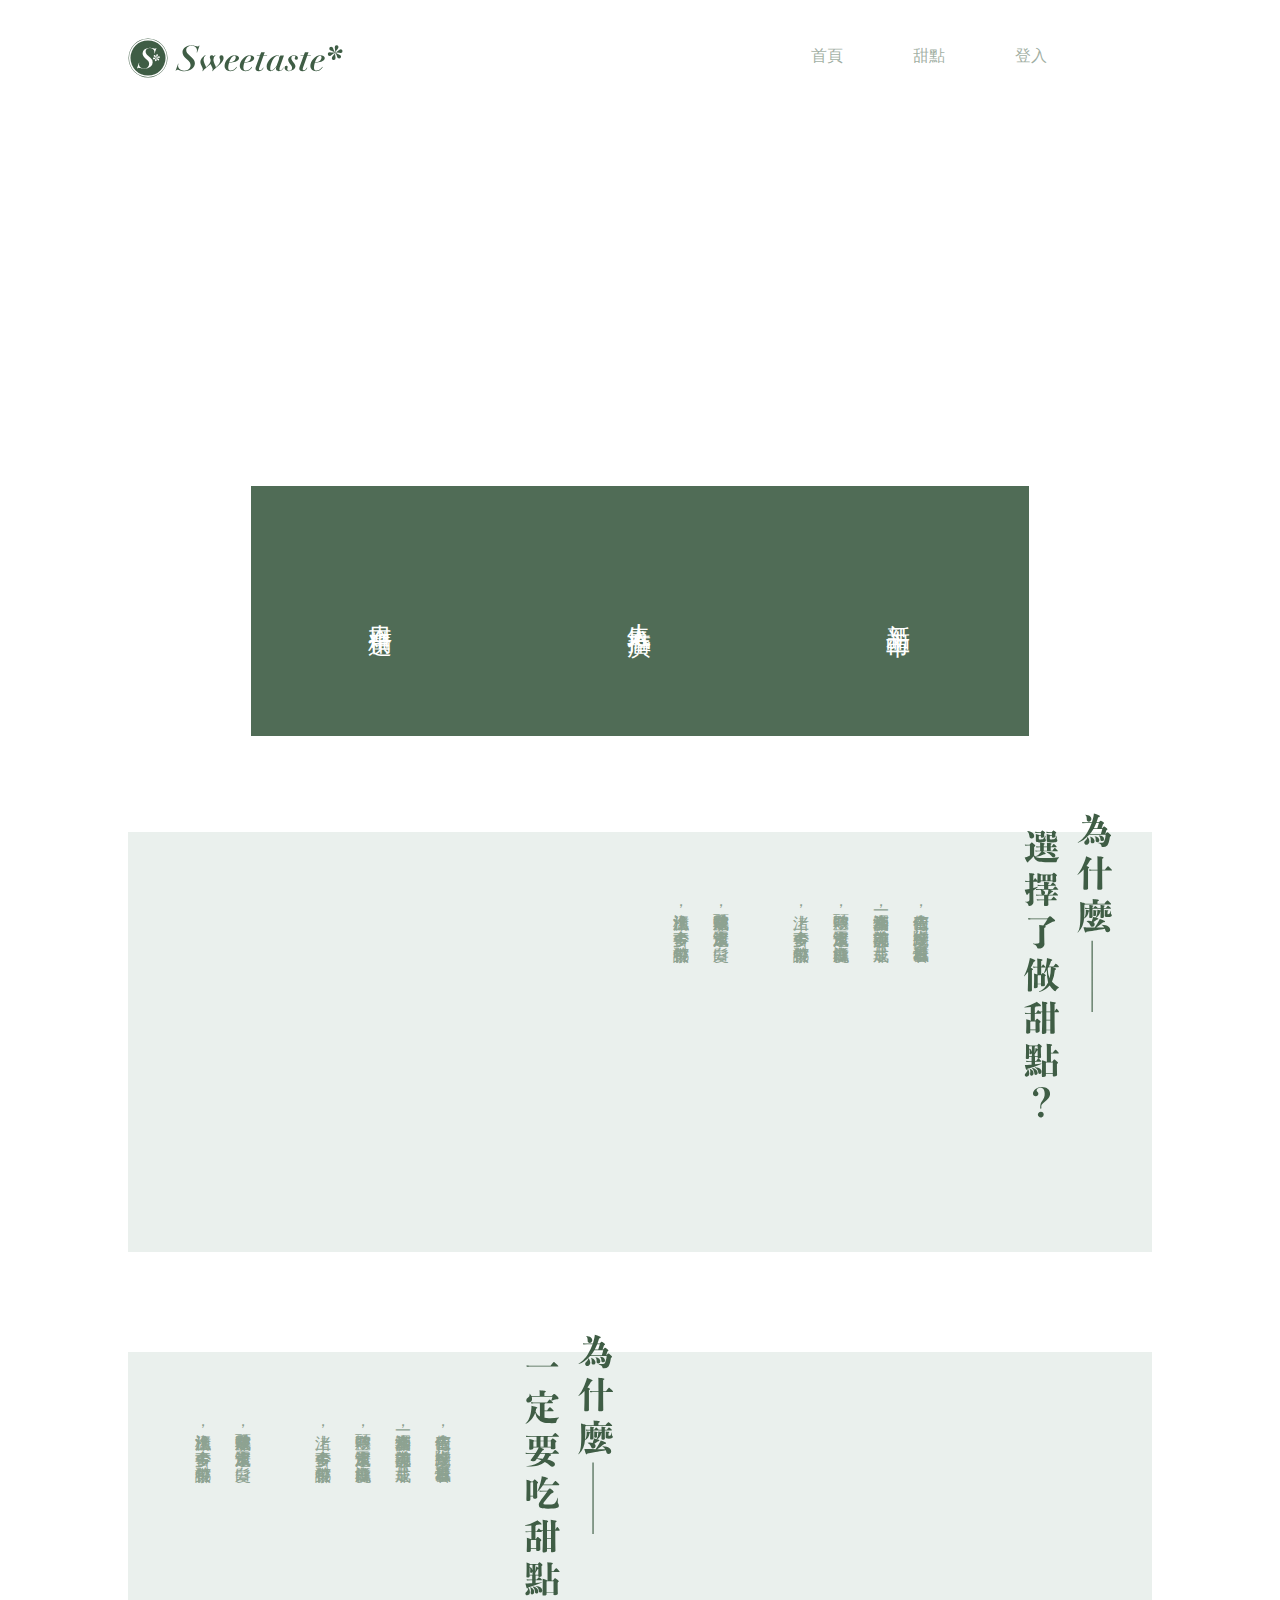
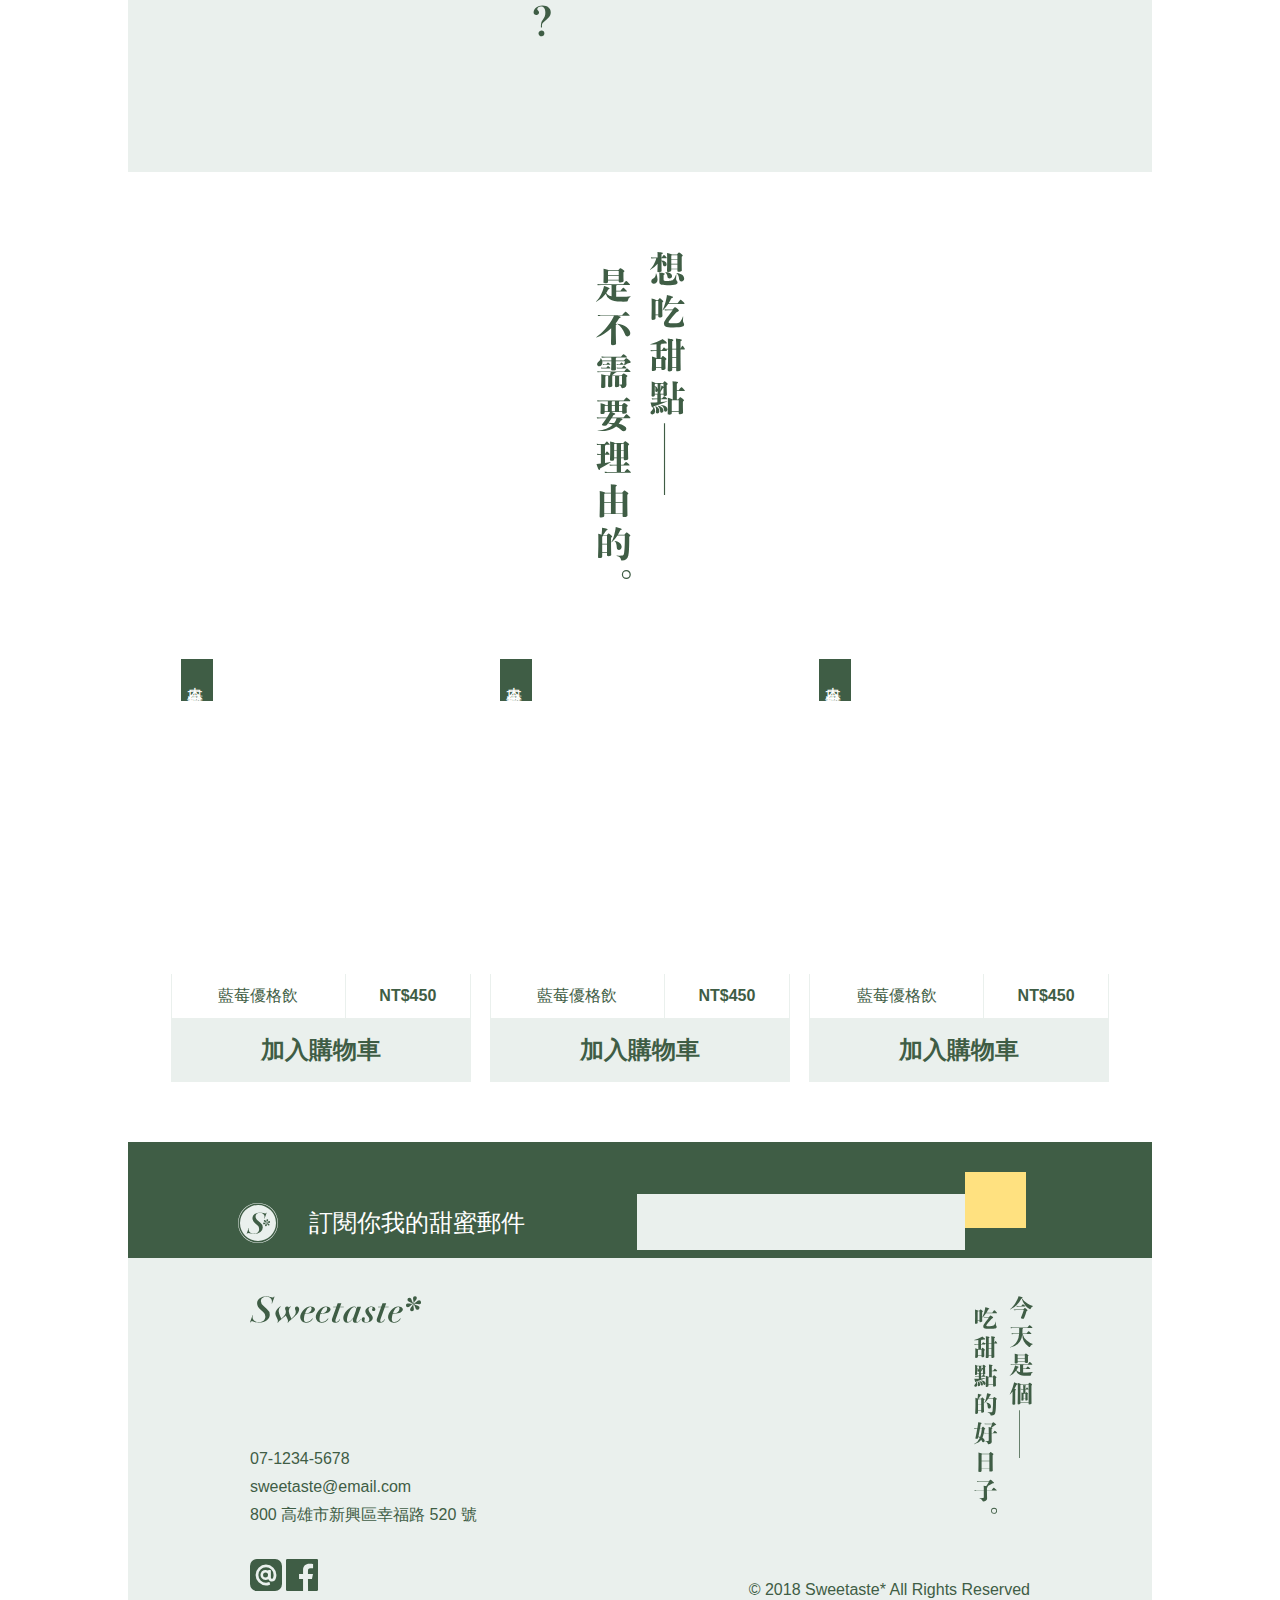
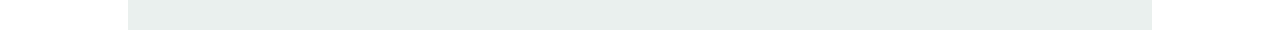
<file: index.html>
<!DOCTYPE html>
<html lang="en">

<head>
    <meta charset="UTF-8">
    <title>Sweetaste</title>
    <meta name="viewport" content="width=device-width, initial-scale=1.0, maximum-scale=1.0, minimum-scale=1.0">
    <link rel="shortcut icon" href="images/favicon.ico">
    <meta name='description' content='Sweetaste,一定要吃甜點,吃甜點不需要理由' />
    <meta name="keywords" content="Sweetaste,美味甜點">
    <meta property="og:title" content="Sweetaste" />
    <meta property="og:description" content="一定要吃Sweetaste的甜點">
    <meta property="og:type" content="website" />
    <meta property="og:url" content="https://bgismygf.github.io/project/index.html"/>
    <meta property="og:image" content="https://images.unsplash.com/photo-1473256599800-b48c7c88cd7e?ixlib=rb-0.3.5&ixid=eyJhcHBfaWQiOjEyMDd9&s=ae0d68ab0db4ee79bdce92722b31112b&auto=format&fit=crop&w=625&q=80" />
    <meta http-equiv="X-UA-Compatible" content="IE=Edge" />
    <link rel="stylesheet" href="https://use.fontawesome.com/releases/v5.5.0/css/all.css" integrity="sha384-B4dIYHKNBt8Bc12p+WXckhzcICo0wtJAoU8YZTY5qE0Id1GSseTk6S+L3BlXeVIU" crossorigin="anonymous">
    <link rel="stylesheet" href="css/all.css">
    <script src="js/jquery-3.3.1.min.js"></script>
    <script src="js/all.js"></script>
</head>

<body>
    <div class="wray">
        <div class="header">
            <h1><a href="index.html" class="logo">logo</a></h1>
            <ul class="menu">
                <li class="border-768"><a href="index.html">首頁</a></li>
                <li><a href="product.html">甜點</a></li>
                <li><a href="login.html">登入</a></li>
                <li class="none-768"><a href="cart.html"><i class="fas fa-shopping-cart"></i></a></li>
            </ul>
            <div class="menu-768">
                <a class="showmenu" href="#"><i class="fas fa-bars"></i></a>
                <h1><a href="index.html" class="logo">logo</a></h1>
                <a class="cart" href="cart.html"><i class="fas fa-shopping-cart"></i></a>
            </div>
        </div>
        <div class="content">
            <div class="index-banner">
                <ul>
                    <li class="banner-sm1"><a href="#">本日精選</a></li>
                    <li class="banner-sm2"><a href="#">人氣推廣</a></li>
                    <li class="banner-sm3"><a href="#">新品上市</a></li>
                </ul>
            </div>
            <div class="section-top">
                <img class="section-img2" src="images/sm-橫式-為什麼選擇了做甜點.svg" alt="">
                <div class="section-bigimg"></div>
                <p class="section-top-p1">
                    青山依舊在，幾度夕陽紅。慣看秋月春風。<br>一壺濁酒喜相逢，浪花淘盡英雄。是非成<br>敗轉頭空，滾滾長江東逝水，白髮漁樵江<br>渚上，古今多少事，都付笑談中。
                </p>
                <p class="section-top-p2">
                    是非成敗轉頭空，滾滾長江東逝水，白髮<br>漁樵江渚上，古今多少事，都付笑談中。</p>
                <img class="section-img1" src="images/lg-為什麼選擇了做甜點.svg" alt="">
                <div class="light-bgbox"></div>
            </div>
            <div class="section-bottom">
                <img class="section-img2" src="images/sm-橫式-為什麼一定要吃甜點.svg" alt="">
                <div class="section-bigimg"></div>
                <p class="section-bottom-p1">
                    青山依舊在，幾度夕陽紅。慣看秋月春風。<br>一壺濁酒喜相逢，浪花淘盡英雄。是非成<br>敗轉頭空，滾滾長江東逝水，白髮漁樵江<br>渚上，古今多少事，都付笑談中。
                </p>
                <p class="section-bottom-p2">
                    是非成敗轉頭空，滾滾長江東逝水，白髮<br>漁樵江渚上，古今多少事，都付笑談中。</p>
                <img class="section-img1" src="images/lg-為什麼一定要吃甜點.svg" alt="">
                <div class="light-bgbox"></div>
            </div>
            <div class="index-product">
                <img class="product-img1" src="images/lg-想吃甜點是不需要理由的.svg" alt="">
                <img class="product-img2" src="images/sm-橫式-想吃甜點是不需要理由的.svg" alt="">
                <ul>
                    <li>
                        <div class="product-img3"><a href="#"><i class="far fa-heart"></i></a></div>
                        <span>藍莓優格飲</span><span class="price">NT$450</span>
                        <button>加入購物車</button>
                    </li>
                    <li>
                        <div class="product-img4"><a href="#"><i class="far fa-heart"></i></a></div>
                        <span>藍莓優格飲</span><span class="price">NT$450</span>
                        <button>加入購物車</button>
                    </li>
                    <li>
                        <div class="product-img5"><a href="#"><i class="far fa-heart"></i></a></div>
                        <span>藍莓優格飲</span><span class="price">NT$450</span>
                        <button>加入購物車</button>
                    </li>
                </ul>
            </div>
        </div>
        <div class="footer">
            <div class="footer-top">
                <div class="footer-mail">
                    <img src="images/logo-light.svg" alt="">
                    <h3>訂閱你我的甜蜜郵件</h3>
                </div>
                <form>
                    <label class="emailicon" for="sweetmail"><input type="email" id="sweetmail"></label><button><i class="fas fa-arrow-right"></i></button>
                </form>
            </div>
            <div class="footer-buttom">
                <div class="footer-s1">
                    <img src="images/logotype-sm-dark.svg" alt="">
                    <div class="footer-info">
                        <span>07-1234-5678</span><br>
                        <a href="#">sweetaste@email.com</a><br>
                        <span>800 高雄市新興區幸福路 520 號</span><br>
                        <a href="#"><img src="images/ic-line@.svg" alt=""></a>
                        <a href="#"><img src="images/ic-facebook.svg" alt=""></a>
                    </div>
                </div>
                <div class="footer-s2">
                    <img src="images/sm-今天是個吃甜點的好日子.svg" alt="">
                    <span>© 2018 Sweetaste* All Rights Reserved</span>
                </div>
            </div>
        </div>
    </div>
</body>

</html>
</file>
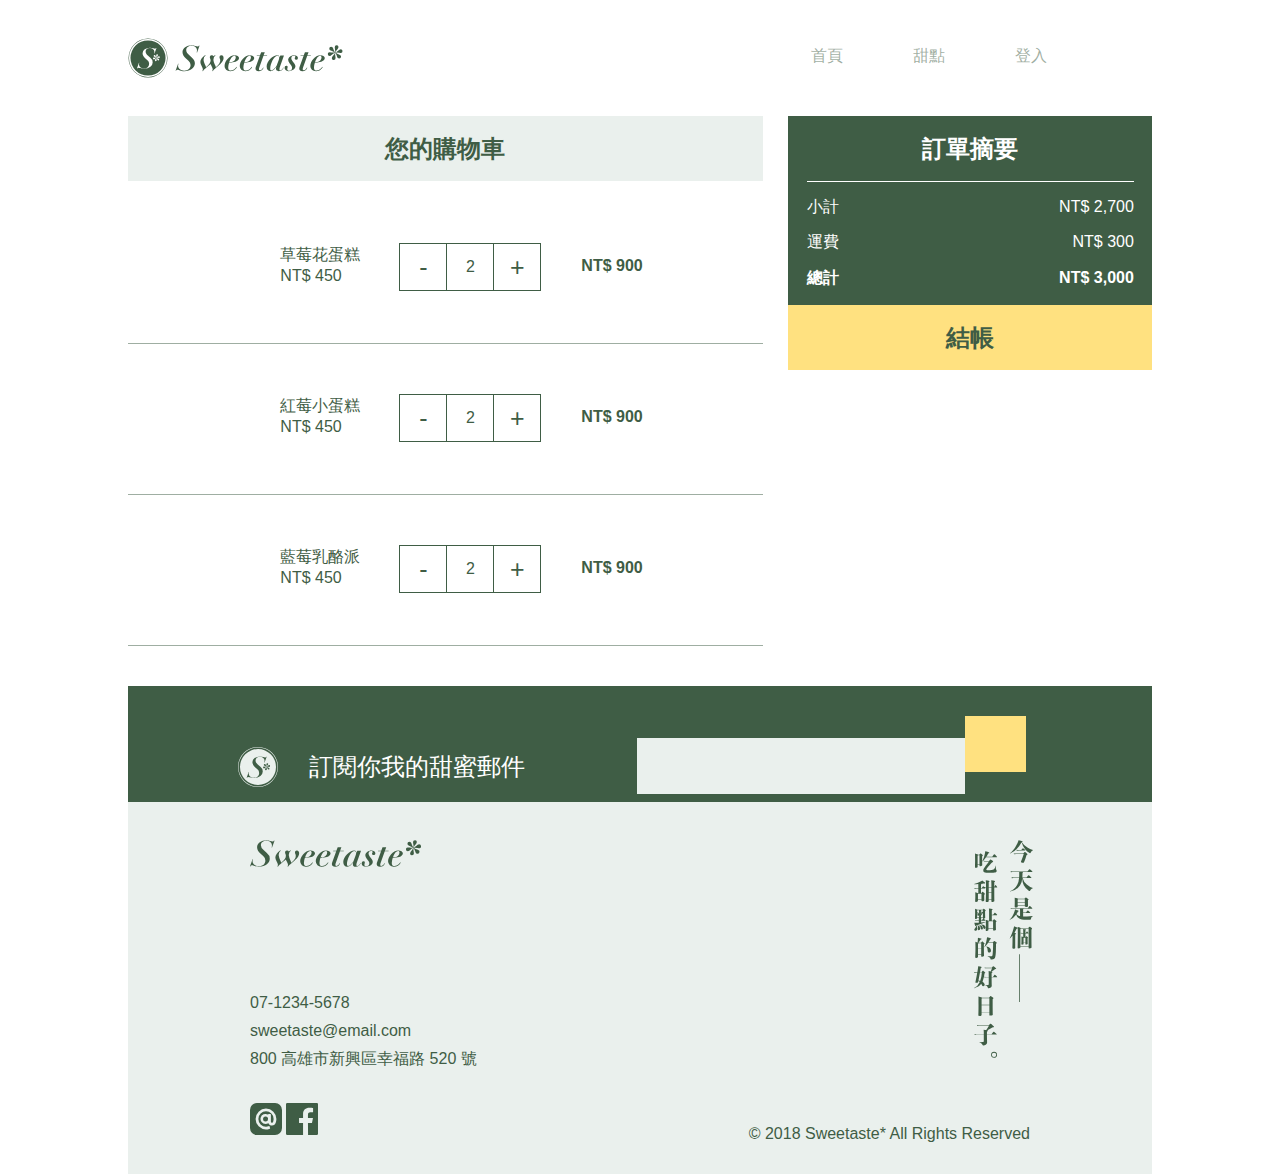
<file: cart.html>
<!DOCTYPE html>
<html lang="en">

<head>
    <meta charset="UTF-8">
    <title>Sweetaste</title>
    <meta name="viewport" content="width=device-width, initial-scale=1.0, maximum-scale=1.0, minimum-scale=1.0">
    <link rel="shortcut icon" href="images/favicon.ico">
    <meta name='description' content='Sweetaste,一定要吃甜點,吃甜點不需要理由' />
    <meta name="keywords" content="Sweetaste,美味甜點">
    <meta property="og:title" content="Sweetaste" />
    <meta property="og:description" content="一定要吃Sweetaste的甜點">
    <meta property="og:type" content="website" />
    <meta property="og:url" content="" />
    <meta property="og:image" content="https://images.unsplash.com/photo-1473256599800-b48c7c88cd7e?ixlib=rb-0.3.5&ixid=eyJhcHBfaWQiOjEyMDd9&s=ae0d68ab0db4ee79bdce92722b31112b&auto=format&fit=crop&w=625&q=80" />
    <meta http-equiv="X-UA-Compatible" content="IE=Edge" />
    <link rel="stylesheet" href="https://use.fontawesome.com/releases/v5.5.0/css/all.css" integrity="sha384-B4dIYHKNBt8Bc12p+WXckhzcICo0wtJAoU8YZTY5qE0Id1GSseTk6S+L3BlXeVIU" crossorigin="anonymous">
    <link rel="stylesheet" href="css/all.css">
    <script src="js/jquery-3.3.1.min.js"></script>
    <script src="js/all.js"></script>
</head>

<body>
    <div class="wray">
        <div class="header">
            <h1><a href="index.html" class="logo">logo</a></h1>
            <ul class="menu">
                <li class="border-768"><a href="index.html">首頁</a></li>
                <li><a href="product.html">甜點</a></li>
                <li><a href="login.html">登入</a></li>
                <li class="none-768"><a href="cart.html"><i class="fas fa-shopping-cart"></i></a></li>
            </ul>
            <div class="menu-768">
                <a class="showmenu" href="#"><i class="fas fa-bars"></i></a>
                <h1><a href="index.html" class="logo">logo</a></h1>
                <a class="cart" href="cart.html"><i class="fas fa-shopping-cart"></i></a>
            </div>
        </div>
        <div class="content">
            <div class="cart-all">
                <div class="cart">
                    <h3>您的購物車</h3>
                    <div class="cart-product">
                        <div class="cart-product-img">
                            <div class="img1"></div>
                        </div>
                        <div class="item">
                            <h4>草莓花蛋糕</h4>
                            <p>NT$ 450</p>
                        </div>
                        <ul>
                            <li><button>-</button></li>
                            <li><input type="number" value="2"></li>
                            <li><button>+</button></li>
                            </li>
                        </ul>
                        <span>NT$ 900</span>
                        <a href="#"><i class="fas fa-trash"></i></a>
                    </div>
                    <div class="cart-product product-after">
                        <div class="cart-product-img">
                            <div class="img2"></div>
                        </div>
                        <div class="item">
                            <h4>紅莓小蛋糕</h4>
                            <p>NT$ 450</p>
                        </div>
                        <ul>
                            <li><button>-</button></li>
                            <li><input type="number" value="2"></li>
                            <li><button>+</button></li>
                            </li>
                        </ul>
                        <span>NT$ 900</span>
                        <a href="#"><i class="fas fa-trash"></i></a>
                    </div>
                    <div class="cart-product product-after">
                        <div class="cart-product-img">
                            <div class="img3"></div>
                        </div>
                        <div class="item">
                            <h4>藍莓乳酪派</h4>
                            <p>NT$ 450</p>
                        </div>
                        <ul>
                            <li><button>-</button></li>
                            <li><input type="number" value="2"></li>
                            <li><button>+</button></li>
                            </li>
                        </ul>
                        <span>NT$ 900</span>
                        <a href="#"><i class="fas fa-trash"></i></a>
                    </div>
                </div>
                <div class="cart-total">
                    <div class="total">
                        <h5>訂單摘要</h5>
                        <ul>
                            <li class="subtotal"><span class="total-left">小計</span>
                                <span class="total-right">NT$ 2,700</span></li>
                            <li class="fee"><span class="total-left">運費</span>
                                <span class="total-right">NT$ 300</span></li>
                            <li><span class="total-left bold">總計</span>
                                <span class="total-right bold">NT$ 3,000</span></li>
                        </ul>
                    </div>
                    <a href="checkout-1.html">結帳</a>
                </div>
            </div>
        </div>
        <div class="footer">
            <div class="footer-top">
                <div class="footer-mail">
                    <img src="images/logo-light.svg" alt="">
                    <h3>訂閱你我的甜蜜郵件</h3>
                </div>
                <form>
                    <label class="emailicon" for="sweetmail"><input type="email" id="sweetmail"></label><button><i class="fas fa-arrow-right"></i></button>
                </form>
            </div>
            <div class="footer-buttom">
                <div class="footer-s1">
                    <img src="images/logotype-sm-dark.svg" alt="">
                    <div class="footer-info">
                        <span>07-1234-5678</span><br>
                        <a href="#">sweetaste@email.com</a><br>
                        <span>800 高雄市新興區幸福路 520 號</span><br>
                        <a href="#"><img src="images/ic-line@.svg" alt=""></a>
                        <a href="#"><img src="images/ic-facebook.svg" alt=""></a>
                    </div>
                </div>
                <div class="footer-s2">
                    <img src="images/sm-今天是個吃甜點的好日子.svg" alt="">
                    <span>© 2018 Sweetaste* All Rights Reserved</span>
                </div>
            </div>
        </div>
    </div>
</body>

</html>
</file>
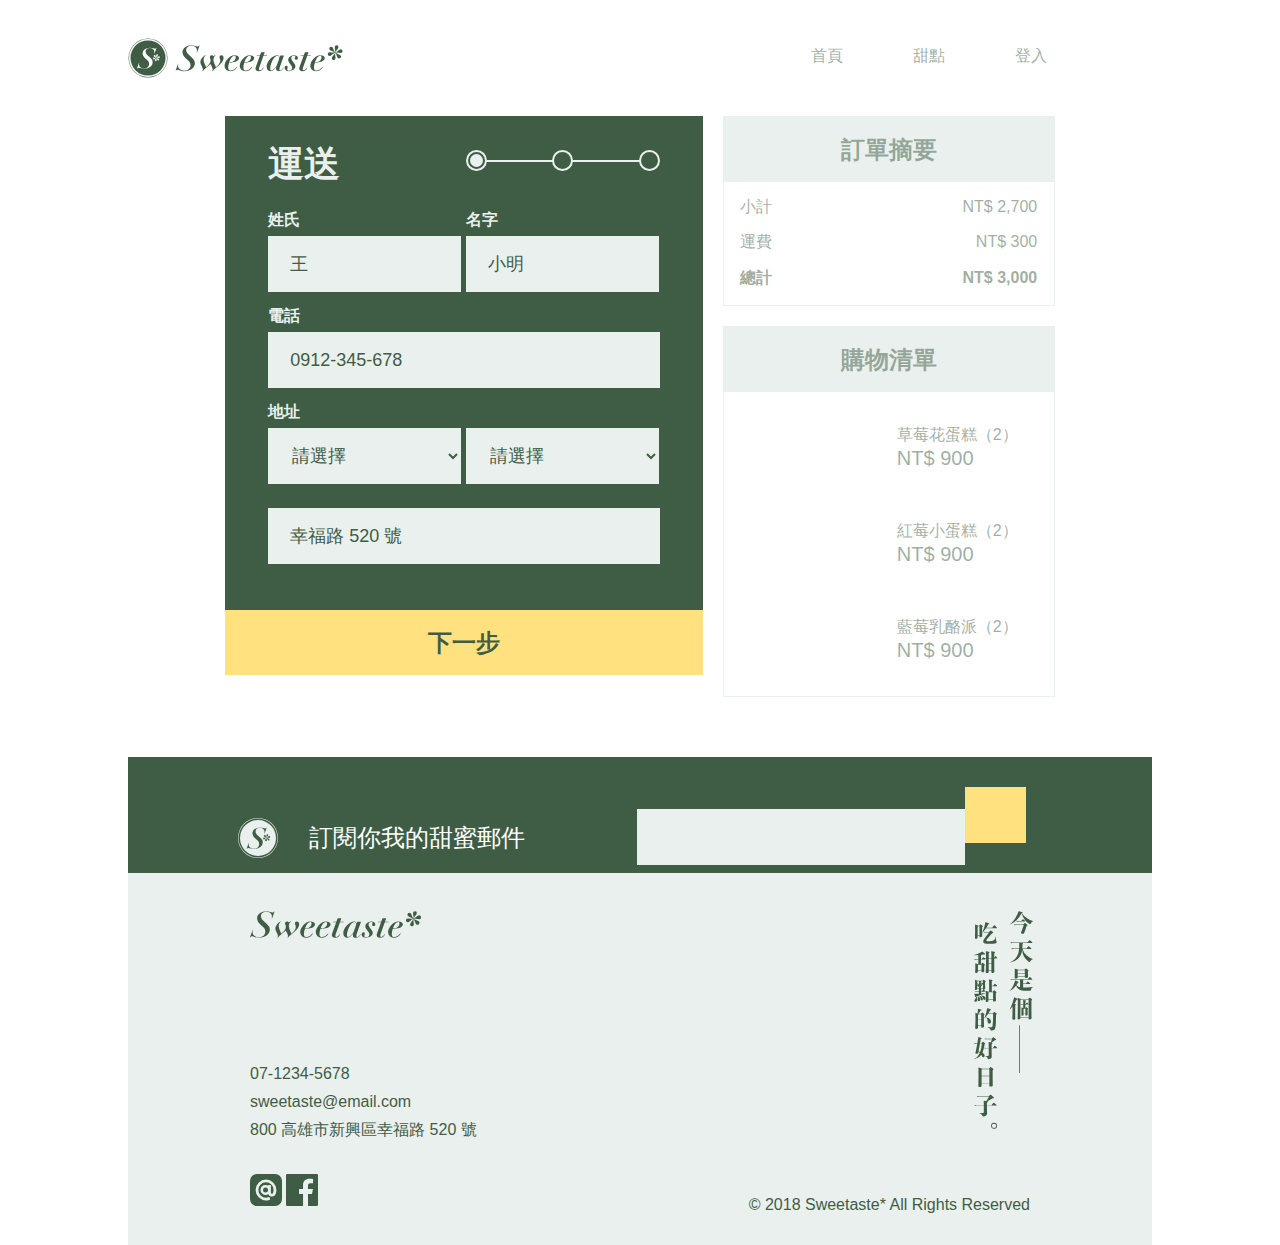
<file: checkout-1.html>
<!DOCTYPE html>
<html lang="en">

<head>
    <meta charset="UTF-8">
    <title>Sweetaste</title>
    <meta name="viewport" content="width=device-width, initial-scale=1.0, maximum-scale=1.0, minimum-scale=1.0">
    <link rel="shortcut icon" href="images/favicon.ico">
    <meta name='description' content='Sweetaste,一定要吃甜點,吃甜點不需要理由' />
    <meta name="keywords" content="Sweetaste,美味甜點">
    <meta property="og:title" content="Sweetaste" />
    <meta property="og:description" content="一定要吃Sweetaste的甜點">
    <meta property="og:type" content="website" />
    <meta property="og:url" content="" />
    <meta property="og:image" content="https://images.unsplash.com/photo-1473256599800-b48c7c88cd7e?ixlib=rb-0.3.5&ixid=eyJhcHBfaWQiOjEyMDd9&s=ae0d68ab0db4ee79bdce92722b31112b&auto=format&fit=crop&w=625&q=80" />
    <meta http-equiv="X-UA-Compatible" content="IE=Edge" />
    <link rel="stylesheet" href="https://use.fontawesome.com/releases/v5.5.0/css/all.css" integrity="sha384-B4dIYHKNBt8Bc12p+WXckhzcICo0wtJAoU8YZTY5qE0Id1GSseTk6S+L3BlXeVIU" crossorigin="anonymous">
    <link rel="stylesheet" href="css/all.css">
    <script src="js/jquery-3.3.1.min.js"></script>
    <script src="js/all.js"></script>
</head>

<body>
    <div class="wray">
        <div class="header">
            <h1><a href="index.html" class="logo">logo</a></h1>
            <ul class="menu">
                <li class="border-768"><a href="index.html">首頁</a></li>
                <li><a href="product.html">甜點</a></li>
                <li><a href="login.html">登入</a></li>
                <li class="none-768"><a href="cart.html"><i class="fas fa-shopping-cart"></i></a></li>
            </ul>
            <div class="menu-768">
                <a class="showmenu" href="#"><i class="fas fa-bars"></i></a>
                <h1><a href="index.html" class="logo">logo</a></h1>
                <a class="cart" href="cart.html"><i class="fas fa-shopping-cart"></i></a>
            </div>
        </div>
        <div class="content">
            <div class="checkout-1-all">
                <div class="checkout-1">
                    <div class="checkout-1-top">
                    <h3>運送</h3>
                    <div class="next">
                        <div class="next-circle-1"></div>
                        <div class="next-circle-2"></div>
                        <div class="next-circle-3"></div>
                    </div>
                    </div>
                    <form>
                        <div class="checkout-lastname">
                            <label for="lastname">姓氏</label>
                            <input type="text" id="lastname" placeholder="王">
                        </div>
                        <div class="checkout-firstname">
                            <label for="firstname">名字</label>
                            <input type="text" id="firstname" placeholder="小明">
                        </div>
                        <div class="checkout-tel">
                            <label for="tel">電話</label>
                            <input type="tel" id="tel" placeholder="0912-345-678">
                        </div>
                        <div class="checkout-address">
                            <label>地址</label>
                            <select>
                                <option selected="selected">請選擇</option>
                                <option value="1">台北市</option>
                                <option value="2">台中市</option>
                                <option value="3">高雄市</option>
                            </select>
                            <select>
                                <option selected="selected">請選擇</option>
                                <option value="1">前鎮區</option>
                                <option value="2">小港區</option>
                                <option value="3">左營區</option>
                            </select>
                            <input type="text" placeholder="幸福路 520 號">
                        </div>
                    </form>
                    <a href="checkout-2.html">下一步</a>
                </div>
                <div class="cart-total">
                    <h5>訂單摘要</h5>
                    <div class="total">
                        <ul>
                            <li class="subtotal"><span class="total-left">小計</span>
                                <span class="total-right">NT$ 2,700</span></li>
                            <li class="fee"><span class="total-left">運費</span>
                                <span class="total-right">NT$ 300</span></li>
                            <li><span class="total-left bold">總計</span>
                                <span class="total-right bold">NT$ 3,000</span></li>
                        </ul>
                    </div>
                </div>
                <div class="cart">
                    <h3>購物清單</h3>
                    <div class="cart-product">
                        <div class="cart-product-img">
                            <div class="img1"></div>
                        </div>
                        <div class="item">
                            <h4>草莓花蛋糕（2）</h4>
                            <p>NT$ 900</p>
                        </div>
                    </div>
                    <div class="cart-product">
                        <div class="cart-product-img">
                            <div class="img2"></div>
                        </div>
                        <div class="item">
                            <h4>紅莓小蛋糕（2）</h4>
                            <p>NT$ 900</p>
                        </div>
                    </div>
                    <div class="cart-product">
                        <div class="cart-product-img">
                            <div class="img3"></div>
                        </div>
                        <div class="item">
                            <h4>藍莓乳酪派（2）</h4>
                            <p>NT$ 900</p>
                        </div>
                    </div>
                </div>
            </div>
        </div>
        <div class="footer">
            <div class="footer-top">
                <div class="footer-mail">
                    <img src="images/logo-light.svg" alt="">
                    <h3>訂閱你我的甜蜜郵件</h3>
                </div>
                <form>
                    <label class="emailicon" for="sweetmail"><input type="email" id="sweetmail"></label><button><i class="fas fa-arrow-right"></i></button>
                </form>
            </div>
            <div class="footer-buttom">
                <div class="footer-s1">
                    <img src="images/logotype-sm-dark.svg" alt="">
                    <div class="footer-info">
                        <span>07-1234-5678</span><br>
                        <a href="#">sweetaste@email.com</a><br>
                        <span>800 高雄市新興區幸福路 520 號</span><br>
                        <a href="#"><img src="images/ic-line@.svg" alt=""></a>
                        <a href="#"><img src="images/ic-facebook.svg" alt=""></a>
                    </div>
                </div>
                <div class="footer-s2">
                    <img src="images/sm-今天是個吃甜點的好日子.svg" alt="">
                    <span>© 2018 Sweetaste* All Rights Reserved</span>
                </div>
            </div>
        </div>
    </div>
</body>

</html>
</file>
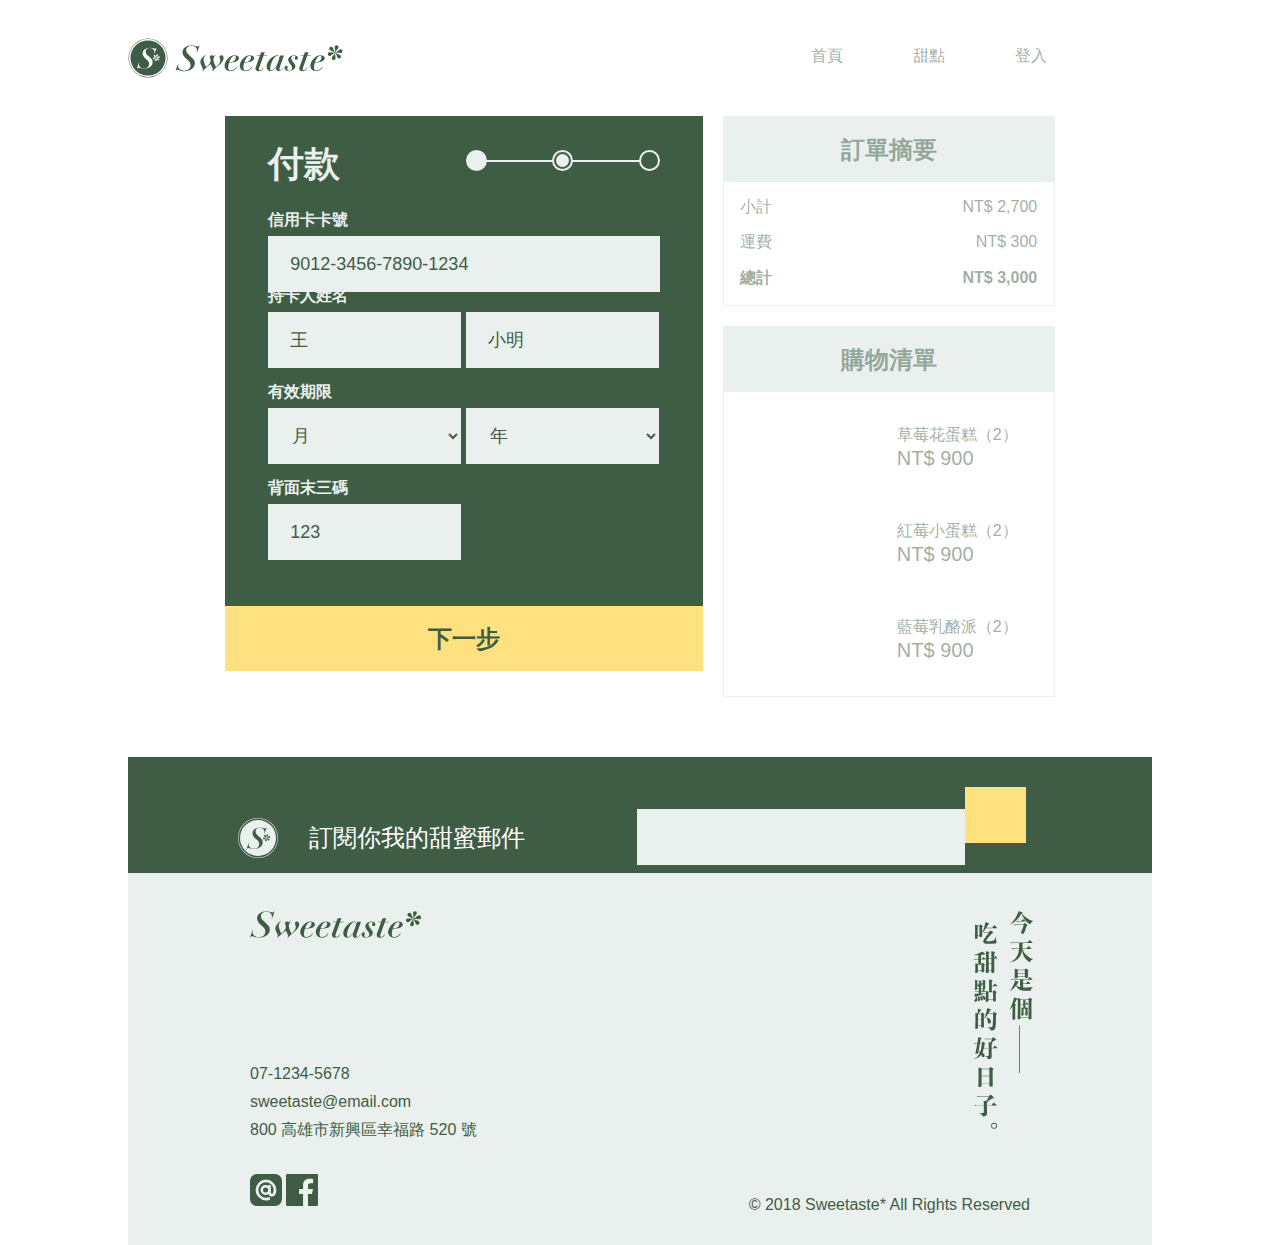
<file: checkout-2.html>
<!DOCTYPE html>
<html lang="en">

<head>
    <meta charset="UTF-8">
    <title>Sweetaste</title>
    <meta name="viewport" content="width=device-width, initial-scale=1.0, maximum-scale=1.0, minimum-scale=1.0">
    <link rel="shortcut icon" href="images/favicon.ico">
    <meta name='description' content='Sweetaste,一定要吃甜點,吃甜點不需要理由' />
    <meta name="keywords" content="Sweetaste,美味甜點">
    <meta property="og:title" content="Sweetaste" />
    <meta property="og:description" content="一定要吃Sweetaste的甜點">
    <meta property="og:type" content="website" />
    <meta property="og:url" content="" />
    <meta property="og:image" content="https://images.unsplash.com/photo-1473256599800-b48c7c88cd7e?ixlib=rb-0.3.5&ixid=eyJhcHBfaWQiOjEyMDd9&s=ae0d68ab0db4ee79bdce92722b31112b&auto=format&fit=crop&w=625&q=80" />
    <meta http-equiv="X-UA-Compatible" content="IE=Edge" />
    <link rel="stylesheet" href="https://use.fontawesome.com/releases/v5.5.0/css/all.css" integrity="sha384-B4dIYHKNBt8Bc12p+WXckhzcICo0wtJAoU8YZTY5qE0Id1GSseTk6S+L3BlXeVIU" crossorigin="anonymous">
    <link rel="stylesheet" href="css/all.css">
    <script src="js/jquery-3.3.1.min.js"></script>
    <script src="js/all.js"></script>
</head>

<body>
    <div class="wray">
        <div class="header">
            <h1><a href="index.html" class="logo">logo</a></h1>
            <ul class="menu">
                <li class="border-768"><a href="index.html">首頁</a></li>
                <li><a href="product.html">甜點</a></li>
                <li><a href="login.html">登入</a></li>
                <li class="none-768"><a href="cart.html"><i class="fas fa-shopping-cart"></i></a></li>
            </ul>
            <div class="menu-768">
                <a class="showmenu" href="#"><i class="fas fa-bars"></i></a>
                <h1><a href="index.html" class="logo">logo</a></h1>
                <a class="cart" href="cart.html"><i class="fas fa-shopping-cart"></i></a>
            </div>
        </div>
        <div class="content">
            <div class="checkout-2-all">
                <div class="checkout-2">
                    <div class="checkout-2-top">
                    <h3>付款</h3>
                    <div class="next">
                        <div class="next-circle-1 done"><i class="fas fa-check"></i></div>
                        <div class="next-circle-2"></div>
                        <div class="next-circle-3"></div>
                    </div>
                    </div>
                    <form>
                        <div class="checkout-card-num">
                            <label for="card-num">信用卡卡號</label>
                            <input type="number" id="card-num" placeholder="9012-3456-7890-1234">
                            <i class="far fa-credit-card faaa"></i>
                        </div>
                        <div class="checkout-card-owner">
                            <label>持卡人姓名</label>
                            <input type="text" id="card-lastname" placeholder="王">
                            <input type="text" id="card-firstname" placeholder="小明">
                        </div>
                        <div class="checkout-card-time">
                            <label>有效期限</label>
                            <select>
                                <option selected="selected">月</option>
                                <option value="1">2月</option>
                                <option value="2">3月</option>
                                <option value="3">4月</option>
                            </select>
                            <select>
                                <option selected="selected">年</option>
                                <option value="1">2011</option>
                                <option value="2">2012</option>
                                <option value="3">2013</option>
                            </select>
                        </div>
                        <div class="checkout-last-3">
                            <label for="last-3">背面末三碼</label>
                            <input type="number" id="last-3" placeholder="123">
                        </div>
                    </form>
                    <a href="checkout-3.html">下一步</a>
                </div>
                <div class="cart-total">
                    <h5>訂單摘要</h5>
                    <div class="total">
                        <ul>
                            <li class="subtotal"><span class="total-left">小計</span>
                                <span class="total-right">NT$ 2,700</span></li>
                            <li class="fee"><span class="total-left">運費</span>
                                <span class="total-right">NT$ 300</span></li>
                            <li><span class="total-left bold">總計</span>
                                <span class="total-right bold">NT$ 3,000</span></li>
                        </ul>
                    </div>
                </div>
                <div class="cart">
                    <h3>購物清單</h3>
                    <div class="cart-product">
                        <div class="cart-product-img">
                            <div class="img1"></div>
                        </div>
                        <div class="item">
                            <h4>草莓花蛋糕（2）</h4>
                            <p>NT$ 900</p>
                        </div>
                    </div>
                    <div class="cart-product">
                        <div class="cart-product-img">
                            <div class="img2"></div>
                        </div>
                        <div class="item">
                            <h4>紅莓小蛋糕（2）</h4>
                            <p>NT$ 900</p>
                        </div>
                    </div>
                    <div class="cart-product">
                        <div class="cart-product-img">
                            <div class="img3"></div>
                        </div>
                        <div class="item">
                            <h4>藍莓乳酪派（2）</h4>
                            <p>NT$ 900</p>
                        </div>
                    </div>
                </div>
            </div>
        </div>
        <div class="footer">
            <div class="footer-top">
                <div class="footer-mail">
                    <img src="images/logo-light.svg" alt="">
                    <h3>訂閱你我的甜蜜郵件</h3>
                </div>
                <form>
                    <label class="emailicon" for="sweetmail"><input type="email" id="sweetmail"></label><button><i class="fas fa-arrow-right"></i></button>
                </form>
            </div>
            <div class="footer-buttom">
                <div class="footer-s1">
                    <img src="images/logotype-sm-dark.svg" alt="">
                    <div class="footer-info">
                        <span>07-1234-5678</span><br>
                        <a href="#">sweetaste@email.com</a><br>
                        <span>800 高雄市新興區幸福路 520 號</span><br>
                        <a href="#"><img src="images/ic-line@.svg" alt=""></a>
                        <a href="#"><img src="images/ic-facebook.svg" alt=""></a>
                    </div>
                </div>
                <div class="footer-s2">
                    <img src="images/sm-今天是個吃甜點的好日子.svg" alt="">
                    <span>© 2018 Sweetaste* All Rights Reserved</span>
                </div>
            </div>
        </div>
    </div>
</body>

</html>
</file>
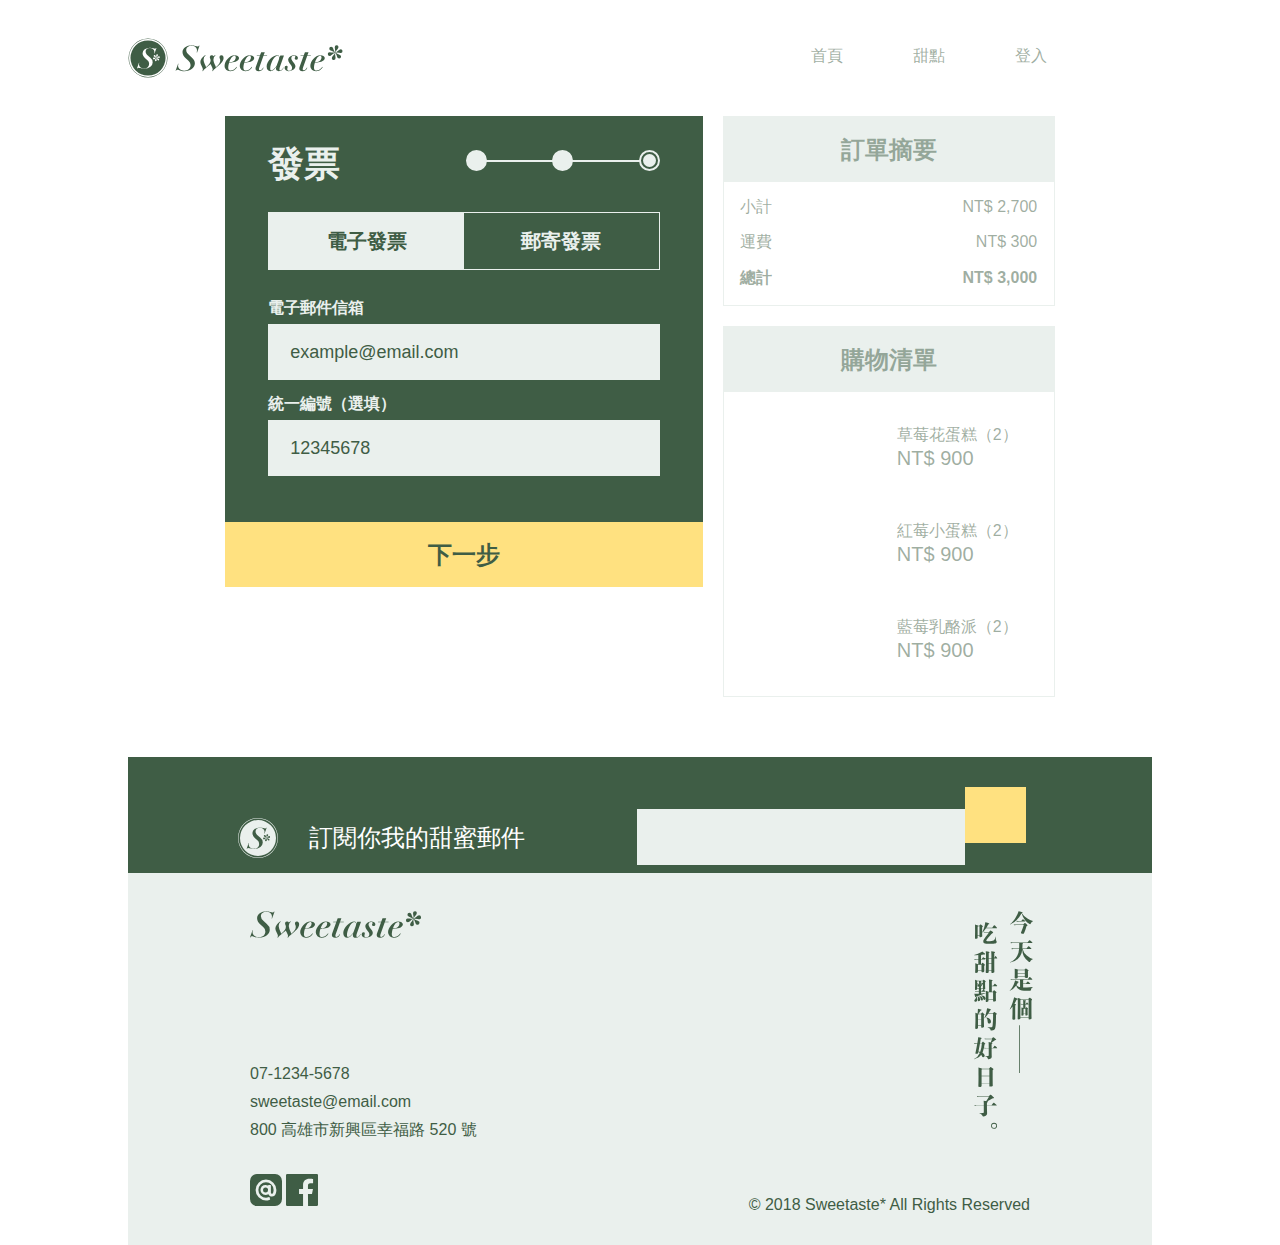
<file: checkout-3.html>
<!DOCTYPE html>
<html lang="en">

<head>
    <meta charset="UTF-8">
    <title>Sweetaste</title>
    <meta name="viewport" content="width=device-width, initial-scale=1.0, maximum-scale=1.0, minimum-scale=1.0">
    <link rel="shortcut icon" href="images/favicon.ico">
    <meta name='description' content='Sweetaste,一定要吃甜點,吃甜點不需要理由' />
    <meta name="keywords" content="Sweetaste,美味甜點">
    <meta property="og:title" content="Sweetaste" />
    <meta property="og:description" content="一定要吃Sweetaste的甜點">
    <meta property="og:type" content="website" />
    <meta property="og:url" content="" />
    <meta property="og:image" content="https://images.unsplash.com/photo-1473256599800-b48c7c88cd7e?ixlib=rb-0.3.5&ixid=eyJhcHBfaWQiOjEyMDd9&s=ae0d68ab0db4ee79bdce92722b31112b&auto=format&fit=crop&w=625&q=80" />
    <meta http-equiv="X-UA-Compatible" content="IE=Edge" />
    <link rel="stylesheet" href="https://use.fontawesome.com/releases/v5.5.0/css/all.css" integrity="sha384-B4dIYHKNBt8Bc12p+WXckhzcICo0wtJAoU8YZTY5qE0Id1GSseTk6S+L3BlXeVIU" crossorigin="anonymous">
    <link rel="stylesheet" href="css/all.css">
    <script src="js/jquery-3.3.1.min.js"></script>
    <script src="js/all.js"></script>
</head>

<body>
    <div class="wray">
        <div class="header">
            <h1><a href="index.html" class="logo">logo</a></h1>
            <ul class="menu">
                <li class="border-768"><a href="index.html">首頁</a></li>
                <li><a href="product.html">甜點</a></li>
                <li><a href="login.html">登入</a></li>
                <li class="none-768"><a href="cart.html"><i class="fas fa-shopping-cart"></i></a></li>
            </ul>
            <div class="menu-768">
                <a class="showmenu" href="#"><i class="fas fa-bars"></i></a>
                <h1><a href="index.html" class="logo">logo</a></h1>
                <a class="cart" href="cart.html"><i class="fas fa-shopping-cart"></i></a>
            </div>
        </div>
        <div class="content">
            <div class="checkout-3-all">
                <div class="checkout-3">
                    <div class="checkout-3-top">
                        <h3>發票</h3>
                        <div class="next">
                            <div class="next-circle-1 done"><i class="fas fa-check"></i></div>
                            <div class="next-circle-2 done"><i class="fas fa-check"></i></div>
                            <div class="next-circle-3"></div>
                        </div>
                        <div class="checkout-3-invoice">
                            <a class="click-box" href="#">電子發票</a><a href="#">郵寄發票</a>
                        </div>
                    </div>
                    <form>
                        <div class="box click-box-block">
                            <div class="checkout-electronic-mail">
                                <label for="electronic-mail">電子郵件信箱</label>
                                <input type="number" id="electronic-mail" placeholder="example@email.com">
                            </div>
                            <div class="checkout-electronic-tax-num">
                                <label for="electronic-tax-num">統一編號（選填）</label>
                                <input type="text" id="electronic-tax-num" placeholder="12345678">
                            </div>
                        </div>
                        <div class="box">
                            <div class="checkout-tax-address">
                                <div class="same-and-name">
                                    <label>地址</label>
                                    <input type="checkbox"><span>同運送地址</span>
                                </div>
                                <select>
                                    <option selected="selected">請選擇</option>
                                    <option value="1">台北市</option>
                                    <option value="2">台中市</option>
                                    <option value="3">高雄市</option>
                                </select>
                                <select>
                                    <option selected="selected">請選擇</option>
                                    <option value="1">左營區</option>
                                    <option value="2">新興區</option>
                                    <option value="3">前鎮區</option>
                                </select>
                                <input type="text" placeholder="幸福路 520 號">
                            </div>
                            <div class="checkout-tax-num">
                                <label for="tax-num">統一編號（選填）</label>
                                <input type="number" id="tax-num" placeholder="12345678">
                            </div>
                        </div>
                    </form>
                    <a href="checkout-success.html">下一步</a>
                </div>
                <div class="cart-total">
                    <h5>訂單摘要</h5>
                    <div class="total">
                        <ul>
                            <li class="subtotal"><span class="total-left">小計</span>
                                <span class="total-right">NT$ 2,700</span></li>
                            <li class="fee"><span class="total-left">運費</span>
                                <span class="total-right">NT$ 300</span></li>
                            <li><span class="total-left bold">總計</span>
                                <span class="total-right bold">NT$ 3,000</span></li>
                        </ul>
                    </div>
                </div>
                <div class="cart">
                    <h3>購物清單</h3>
                    <div class="cart-product">
                        <div class="cart-product-img">
                            <div class="img1"></div>
                        </div>
                        <div class="item">
                            <h4>草莓花蛋糕（2）</h4>
                            <p>NT$ 900</p>
                        </div>
                    </div>
                    <div class="cart-product">
                        <div class="cart-product-img">
                            <div class="img2"></div>
                        </div>
                        <div class="item">
                            <h4>紅莓小蛋糕（2）</h4>
                            <p>NT$ 900</p>
                        </div>
                    </div>
                    <div class="cart-product">
                        <div class="cart-product-img">
                            <div class="img3"></div>
                        </div>
                        <div class="item">
                            <h4>藍莓乳酪派（2）</h4>
                            <p>NT$ 900</p>
                        </div>
                    </div>
                </div>
            </div>
        </div>
        <div class="footer">
            <div class="footer-top">
                <div class="footer-mail">
                    <img src="images/logo-light.svg" alt="">
                    <h3>訂閱你我的甜蜜郵件</h3>
                </div>
                <form>
                    <label class="emailicon" for="sweetmail"><input type="email" id="sweetmail"></label><button><i class="fas fa-arrow-right"></i></button>
                </form>
            </div>
            <div class="footer-buttom">
                <div class="footer-s1">
                    <img src="images/logotype-sm-dark.svg" alt="">
                    <div class="footer-info">
                        <span>07-1234-5678</span><br>
                        <a href="#">sweetaste@email.com</a><br>
                        <span>800 高雄市新興區幸福路 520 號</span><br>
                        <a href="#"><img src="images/ic-line@.svg" alt=""></a>
                        <a href="#"><img src="images/ic-facebook.svg" alt=""></a>
                    </div>
                </div>
                <div class="footer-s2">
                    <img src="images/sm-今天是個吃甜點的好日子.svg" alt="">
                    <span>© 2018 Sweetaste* All Rights Reserved</span>
                </div>
            </div>
        </div>
    </div>
</body>

</html>
</file>
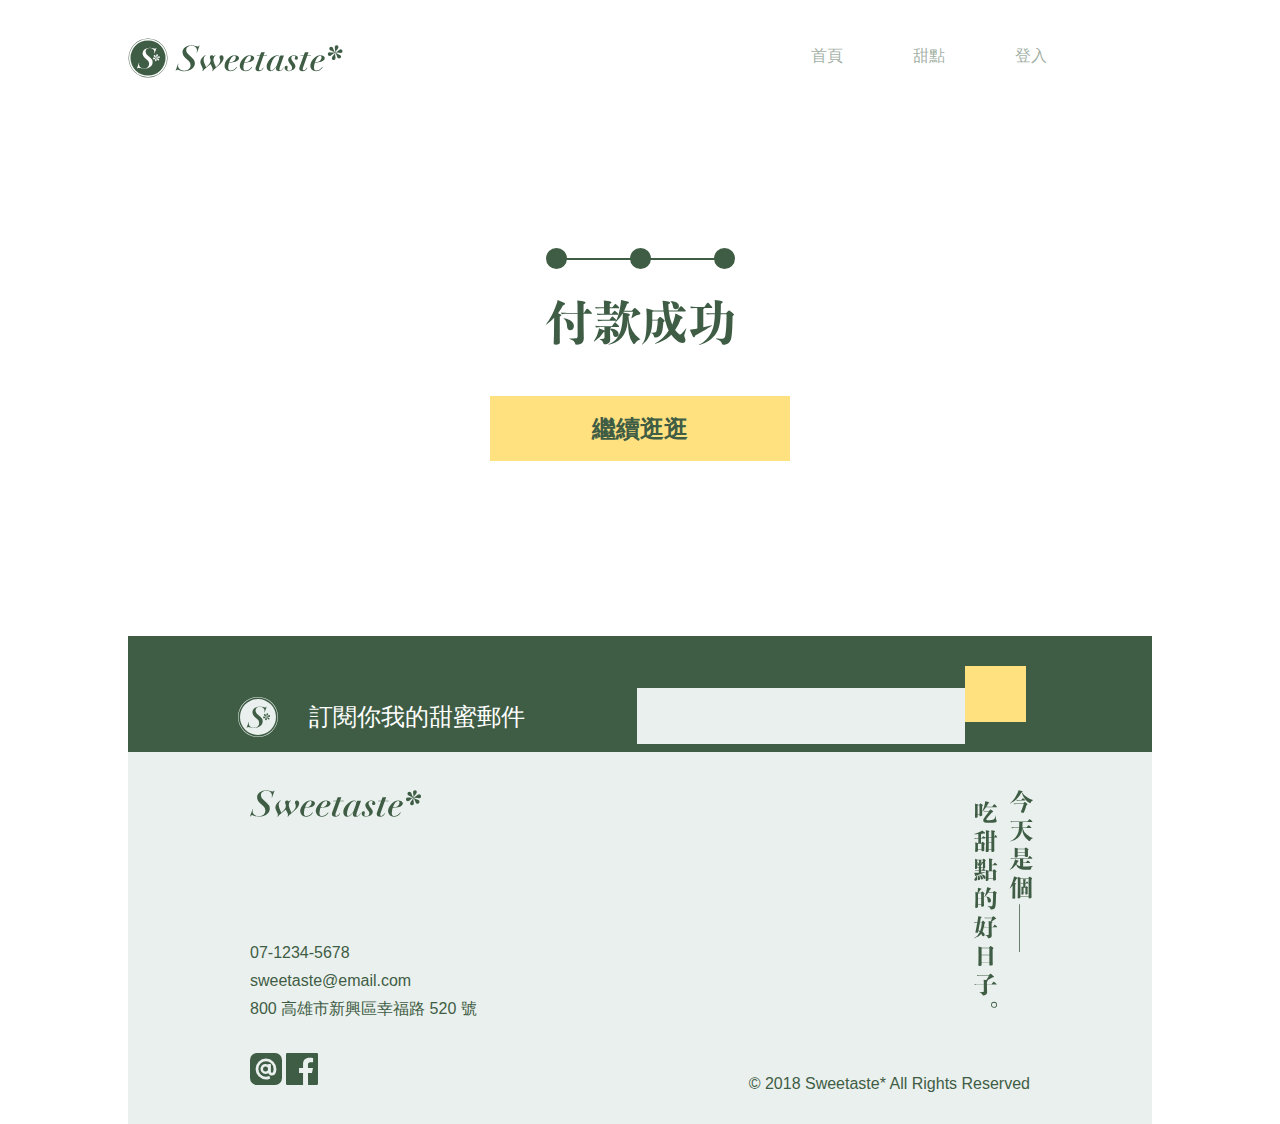
<file: checkout-success.html>
<!DOCTYPE html>
<html lang="en">

<head>
    <meta charset="UTF-8">
    <title>Sweetaste</title>
    <meta name="viewport" content="width=device-width, initial-scale=1.0, maximum-scale=1.0, minimum-scale=1.0">
    <link rel="shortcut icon" href="images/favicon.ico">
    <meta name='description' content='Sweetaste,一定要吃甜點,吃甜點不需要理由' />
    <meta name="keywords" content="Sweetaste,美味甜點">
    <meta property="og:title" content="Sweetaste" />
    <meta property="og:description" content="一定要吃Sweetaste的甜點">
    <meta property="og:type" content="website" />
    <meta property="og:url" content="" />
    <meta property="og:image" content="https://images.unsplash.com/photo-1473256599800-b48c7c88cd7e?ixlib=rb-0.3.5&ixid=eyJhcHBfaWQiOjEyMDd9&s=ae0d68ab0db4ee79bdce92722b31112b&auto=format&fit=crop&w=625&q=80" />
    <meta http-equiv="X-UA-Compatible" content="IE=Edge" />
    <link rel="stylesheet" href="https://use.fontawesome.com/releases/v5.5.0/css/all.css" integrity="sha384-B4dIYHKNBt8Bc12p+WXckhzcICo0wtJAoU8YZTY5qE0Id1GSseTk6S+L3BlXeVIU" crossorigin="anonymous">
    <link rel="stylesheet" href="css/all.css">
    <script src="js/jquery-3.3.1.min.js"></script>
    <script src="js/all.js"></script>
</head>

<body>
    <div class="wray">
        <div class="header">
            <h1><a href="index.html" class="logo">logo</a></h1>
            <ul class="menu">
                <li class="border-768"><a href="index.html">首頁</a></li>
                <li><a href="product.html">甜點</a></li>
                <li><a href="login.html">登入</a></li>
                <li class="none-768"><a href="cart.html"><i class="fas fa-shopping-cart"></i></a></li>
            </ul>
            <div class="menu-768">
                <a class="showmenu" href="#"><i class="fas fa-bars"></i></a>
                <h1><a href="index.html" class="logo">logo</a></h1>
                <a class="cart" href="cart.html"><i class="fas fa-shopping-cart"></i></a>
            </div>
        </div>
        <div class="content">
            <div class="checkout-success-all">
                <div class="checkout-success-bg">
                    <div class="center-box">
                        <div class="next">
                            <div class="next-circle-1 done"><i class="fas fa-check"></i></div>
                            <div class="next-circle-2 done"><i class="fas fa-check"></i></div>
                            <div class="next-circle-3 done"><i class="fas fa-check"></i></div>
                        </div>
                    <img src="images/lg-付款成功.svg" alt="">
                    <a href="index.html">繼續逛逛</a>
                    </div>
                </div>
                <a href="index.html">繼續逛逛</a>
            </div>
        </div>
        <div class="footer">
            <div class="footer-top">
                <div class="footer-mail">
                    <img src="images/logo-light.svg" alt="">
                    <h3>訂閱你我的甜蜜郵件</h3>
                </div>
                <form>
                    <label class="emailicon" for="sweetmail"><input type="email" id="sweetmail"></label><button><i class="fas fa-arrow-right"></i></button>
                </form>
            </div>
            <div class="footer-buttom">
                <div class="footer-s1">
                    <img src="images/logotype-sm-dark.svg" alt="">
                    <div class="footer-info">
                        <span>07-1234-5678</span><br>
                        <a href="#">sweetaste@email.com</a><br>
                        <span>800 高雄市新興區幸福路 520 號</span><br>
                        <a href="#"><img src="images/ic-line@.svg" alt=""></a>
                        <a href="#"><img src="images/ic-facebook.svg" alt=""></a>
                    </div>
                </div>
                <div class="footer-s2">
                    <img src="images/sm-今天是個吃甜點的好日子.svg" alt="">
                    <span>© 2018 Sweetaste* All Rights Reserved</span>
                </div>
            </div>
        </div>
    </div>
</body>

</html>
</file>
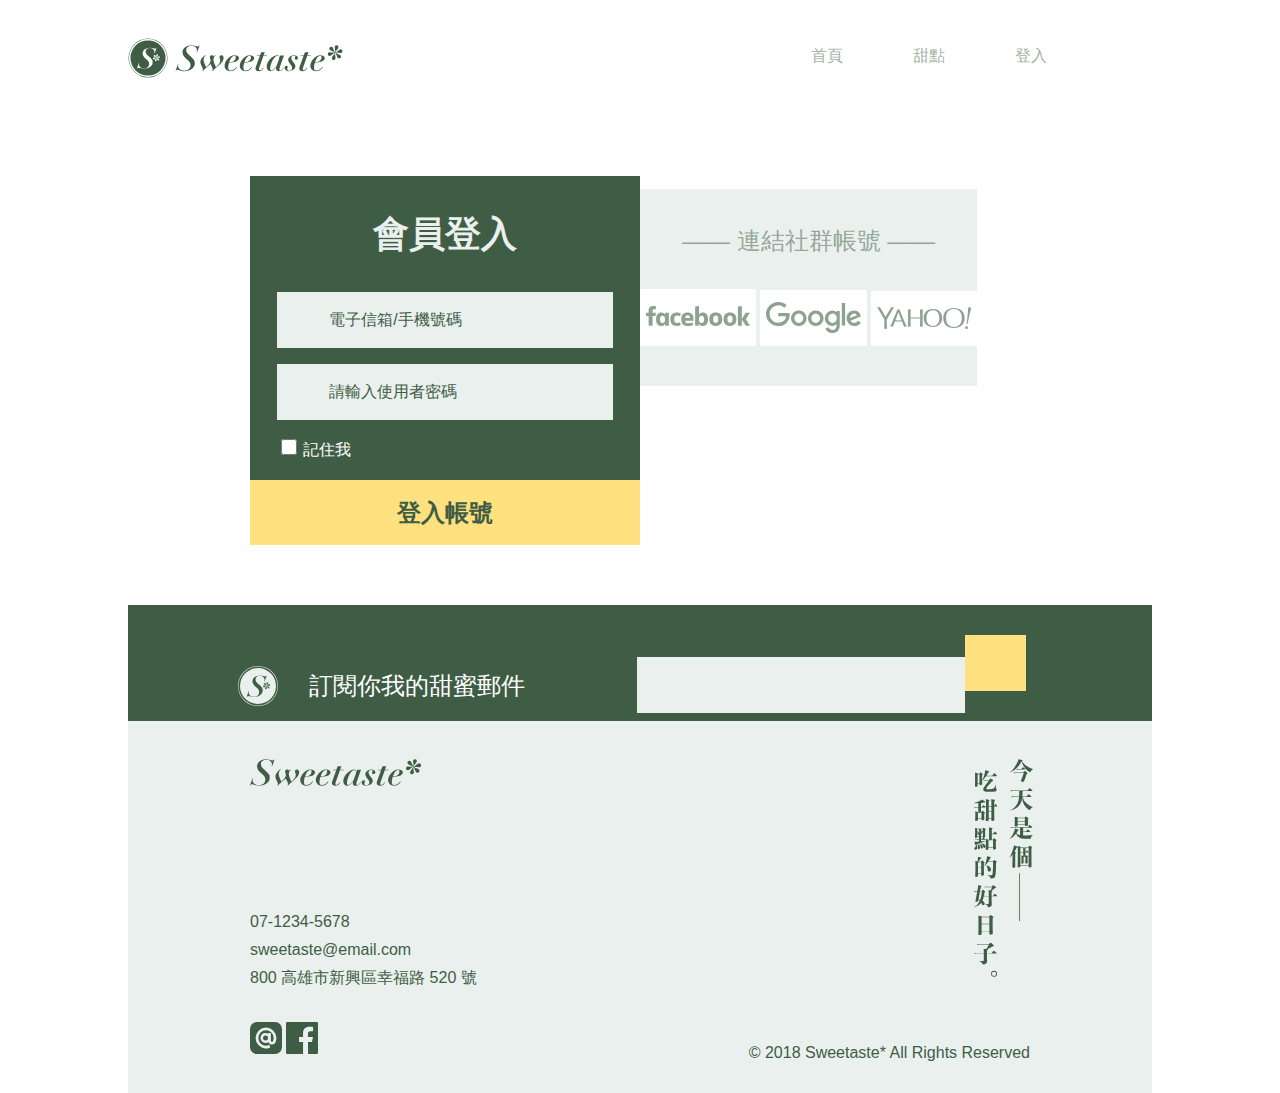
<file: login.html>
<!DOCTYPE html>
<html lang="en">

<head>
    <meta charset="UTF-8">
    <title>Sweetaste</title>
    <meta name="viewport" content="width=device-width, initial-scale=1.0, maximum-scale=1.0, minimum-scale=1.0">
    <link rel="shortcut icon" href="images/favicon.ico">
    <meta name='description' content='Sweetaste,一定要吃甜點,吃甜點不需要理由' />
    <meta name="keywords" content="Sweetaste,美味甜點">
    <meta property="og:title" content="Sweetaste" />
    <meta property="og:description" content="一定要吃Sweetaste的甜點">
    <meta property="og:type" content="website" />
    <meta property="og:url" content="" />
    <meta property="og:image" content="https://images.unsplash.com/photo-1473256599800-b48c7c88cd7e?ixlib=rb-0.3.5&ixid=eyJhcHBfaWQiOjEyMDd9&s=ae0d68ab0db4ee79bdce92722b31112b&auto=format&fit=crop&w=625&q=80" />
    <meta http-equiv="X-UA-Compatible" content="IE=Edge" />
    <link rel="stylesheet" href="https://use.fontawesome.com/releases/v5.5.0/css/all.css" integrity="sha384-B4dIYHKNBt8Bc12p+WXckhzcICo0wtJAoU8YZTY5qE0Id1GSseTk6S+L3BlXeVIU" crossorigin="anonymous">
    <link rel="stylesheet" href="css/all.css">
    <script src="js/jquery-3.3.1.min.js"></script>
    <script src="js/all.js"></script>
</head>

<body>
    <div class="wray">
        <div class="header">
            <h1><a href="index.html" class="logo">logo</a></h1>
            <ul class="menu">
                <li class="border-768"><a href="index.html">首頁</a></li>
                <li><a href="product.html">甜點</a></li>
                <li><a href="login.html">登入</a></li>
                <li class="none-768"><a href="cart.html"><i class="fas fa-shopping-cart"></i></a></li>
            </ul>
            <div class="menu-768">
                <a class="showmenu" href="#"><i class="fas fa-bars"></i></a>
                <h1><a href="index.html" class="logo">logo</a></h1>
                <a class="cart" href="cart.html"><i class="fas fa-shopping-cart"></i></a>
            </div>
        </div>
        <div class="content">
            <div class="login-all">
                <div class="login">
                    <h2>會員登入</h2>
                    <div class="login-btn768">
                        <button><img class="aside-img1" src="images/ic-facebook-logotype.svg" alt=""></button>
                            <button><img class="aside-img2" src="images/ic-google.svg" alt=""></button>
                                <button><img class="aside-img3" src="images/ic-yahoo.svg" alt=""></button>
                    </div>
                    <form>
                        <div class="center-box">
                            <label class="usericon" for="user">
                                <input type="email" id="user" placeholder="電子信箱/手機號碼">
                            </label>
                            <label class="passwordicon" for="password">
                                <input type="password" id="password" placeholder="請輸入使用者密碼">
                            </label>
                            <input class="remember-box" type="checkbox"><span>記住我</span>
                        </div>
                        <button>登入帳號</button>
                    </form>
                </div>
                <div class="aside">
                    <h3>—— 連結社群帳號 ——</h3>
                   
                        <button><img class="aside-img1" src="images/ic-facebook-logotype.svg" alt=""></button>
                            <button><img class="aside-img2" src="images/ic-google.svg" alt=""></button>
                                <button><img class="aside-img3" src="images/ic-yahoo.svg" alt=""></button>
                   
                </div>
            </div>
        </div>
        <div class="footer">
            <div class="footer-top">
                <div class="footer-mail">
                    <img src="images/logo-light.svg" alt="">
                    <h3>訂閱你我的甜蜜郵件</h3>
                </div>
                <form>
                    <label class="emailicon" for="sweetmail"><input type="email" id="sweetmail"></label><button><i class="fas fa-arrow-right"></i></button>
                </form>
            </div>
            <div class="footer-buttom">
                <div class="footer-s1">
                    <img src="images/logotype-sm-dark.svg" alt="">
                    <div class="footer-info">
                        <span>07-1234-5678</span><br>
                        <a href="#">sweetaste@email.com</a><br>
                        <span>800 高雄市新興區幸福路 520 號</span><br>
                        <a href="#"><img src="images/ic-line@.svg" alt=""></a>
                        <a href="#"><img src="images/ic-facebook.svg" alt=""></a>
                    </div>
                </div>
                <div class="footer-s2">
                    <img src="images/sm-今天是個吃甜點的好日子.svg" alt="">
                    <span>© 2018 Sweetaste* All Rights Reserved</span>
                </div>
            </div>
        </div>
    </div>
</body>

</html>
</file>
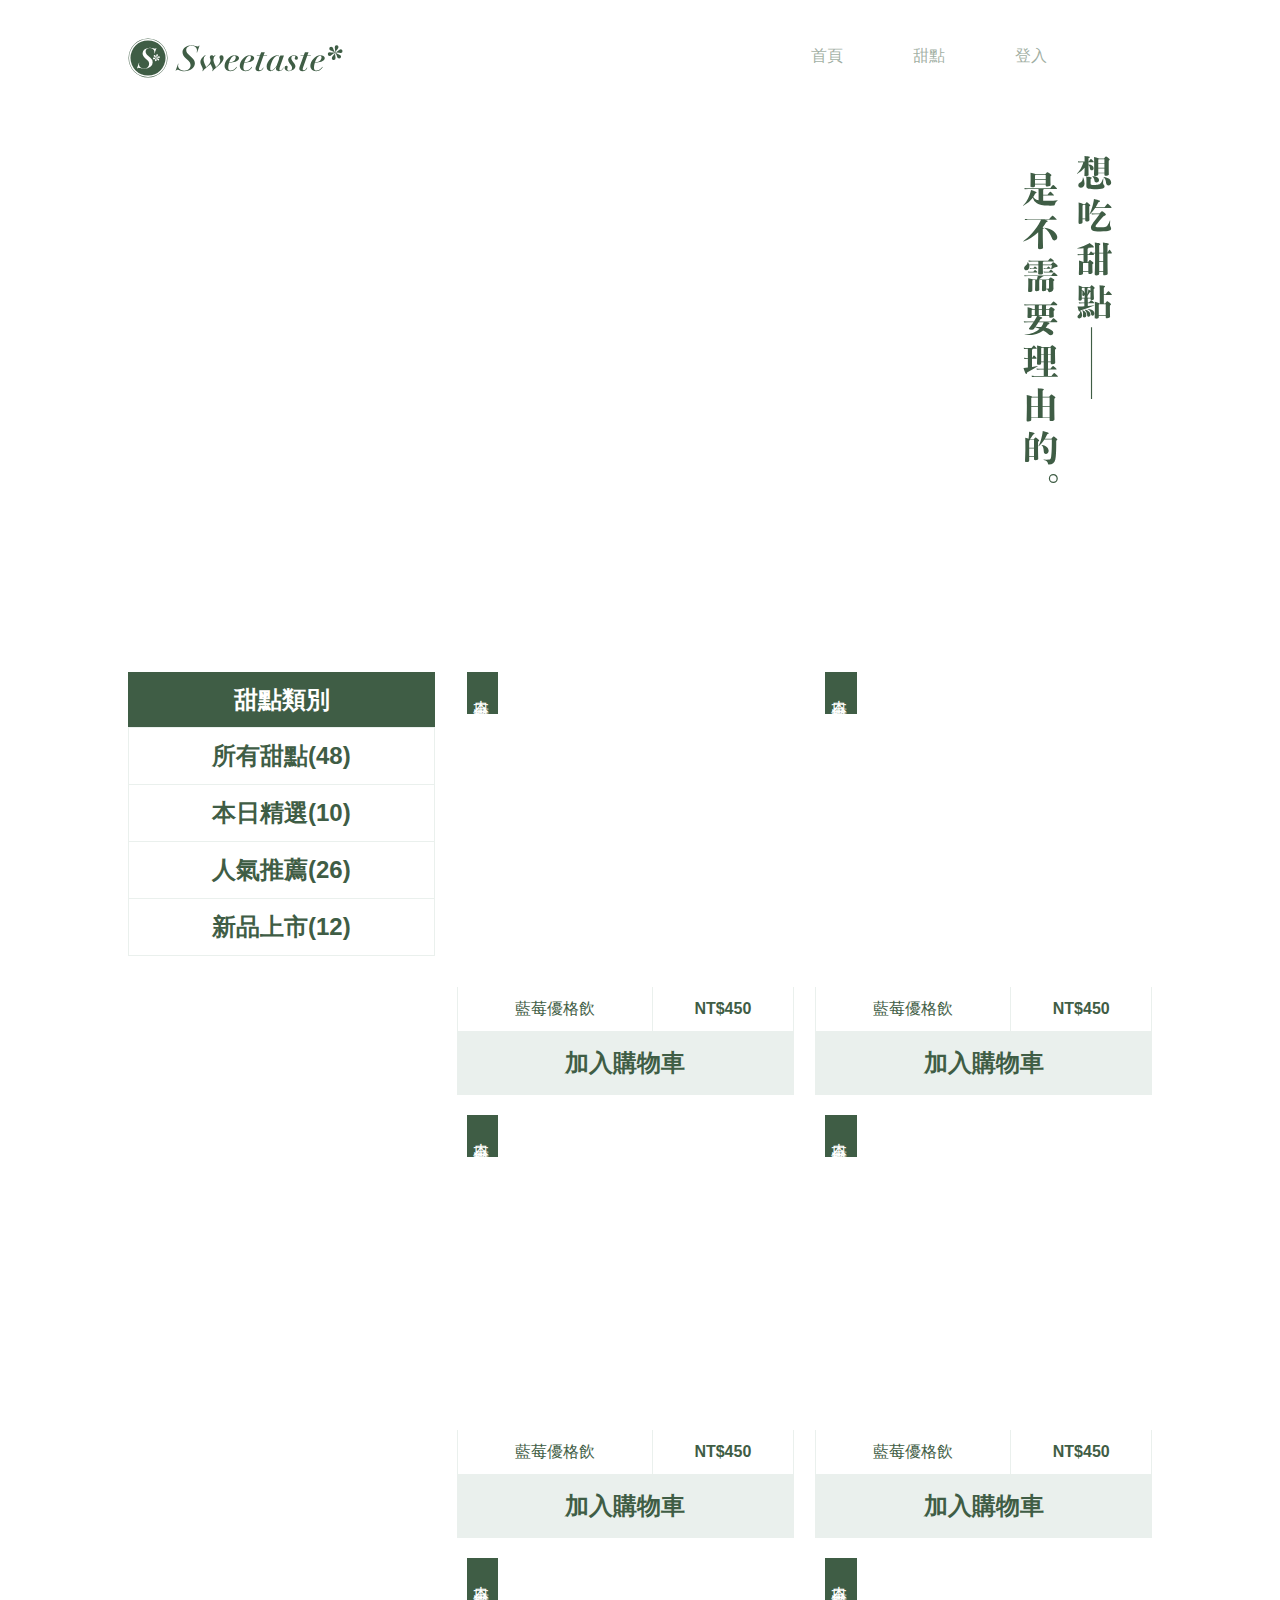
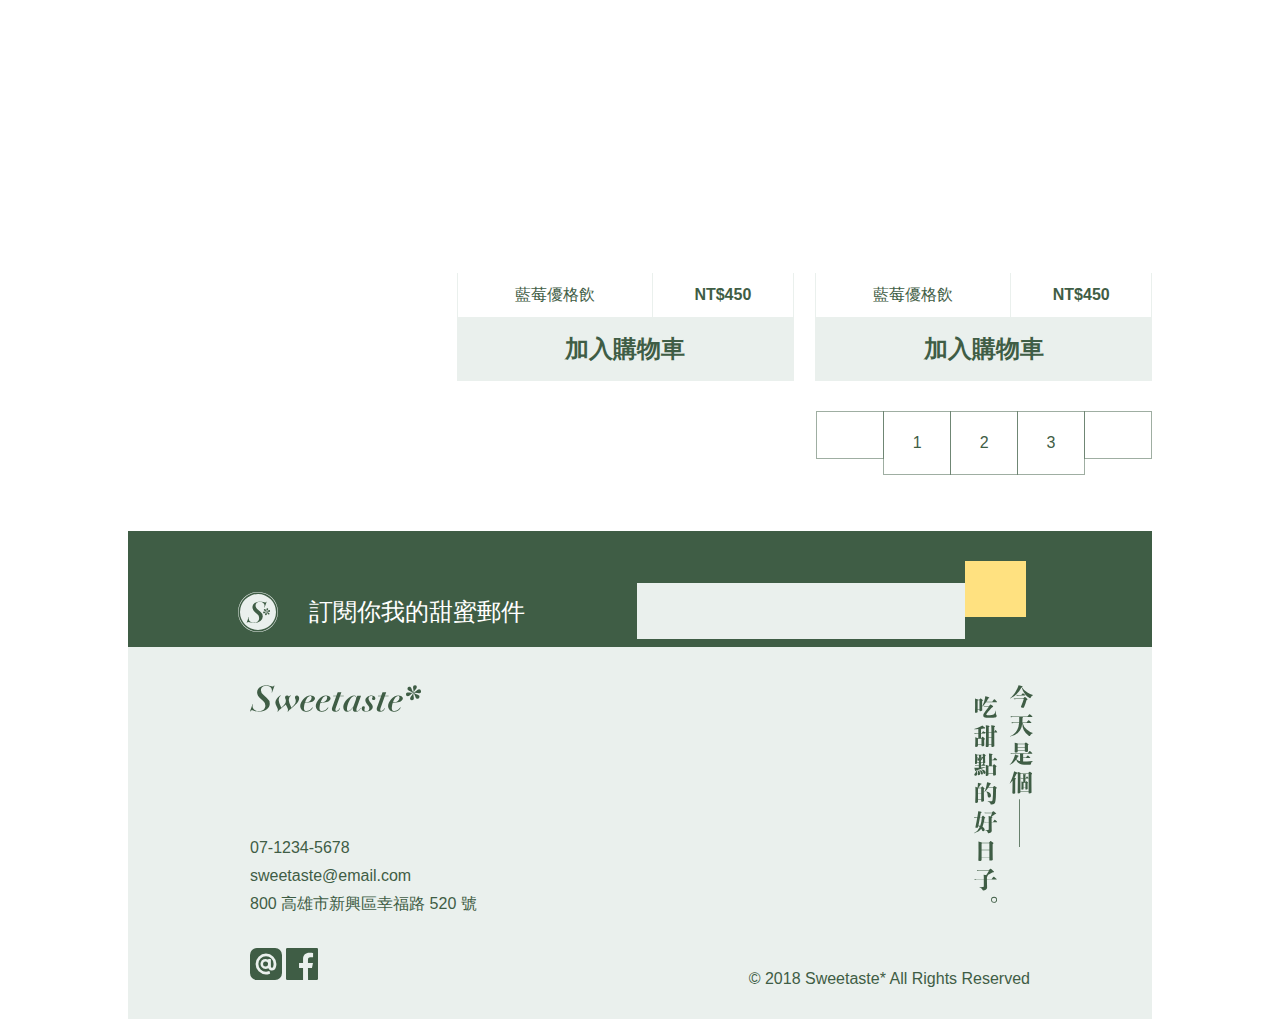
<file: product.html>
<!DOCTYPE html>
<html lang="en">

<head>
    <meta charset="UTF-8">
    <title>Sweetaste</title>
    <meta name="viewport" content="width=device-width, initial-scale=1.0, maximum-scale=1.0, minimum-scale=1.0">
    <link rel="shortcut icon" href="images/favicon.ico">
    <meta name='description' content='Sweetaste,一定要吃甜點,吃甜點不需要理由' />
    <meta name="keywords" content="Sweetaste,美味甜點">
    <meta property="og:title" content="Sweetaste" />
    <meta property="og:description" content="一定要吃Sweetaste的甜點">
    <meta property="og:type" content="website" />
    <meta property="og:url" content="" />
    <meta property="og:image" content="https://images.unsplash.com/photo-1473256599800-b48c7c88cd7e?ixlib=rb-0.3.5&ixid=eyJhcHBfaWQiOjEyMDd9&s=ae0d68ab0db4ee79bdce92722b31112b&auto=format&fit=crop&w=625&q=80" />
    <meta http-equiv="X-UA-Compatible" content="IE=Edge" />
    <link rel="stylesheet" href="https://use.fontawesome.com/releases/v5.5.0/css/all.css" integrity="sha384-B4dIYHKNBt8Bc12p+WXckhzcICo0wtJAoU8YZTY5qE0Id1GSseTk6S+L3BlXeVIU" crossorigin="anonymous">
    <link rel="stylesheet" href="css/all.css">
    <script src="js/jquery-3.3.1.min.js"></script>
    <script src="js/all.js"></script>
</head>

<body>
    <div class="wray">
        <div class="header">
            <h1><a href="index.html" class="logo">logo</a></h1>
            <ul class="menu">
                <li class="border-768"><a href="index.html">首頁</a></li>
                <li><a href="product.html">甜點</a></li>
                <li><a href="login.html">登入</a></li>
                <li class="none-768"><a href="cart.html"><i class="fas fa-shopping-cart"></i></a></li>
            </ul>
            <div class="menu-768">
                <a class="showmenu" href="#"><i class="fas fa-bars"></i></a>
                <h1><a href="index.html" class="logo">logo</a></h1>
                <a class="cart" href="cart.html"><i class="fas fa-shopping-cart"></i></a>
            </div>
        </div>
        <div class="content">
            <div class="porduct-banner">
                <img src="images/lg-想吃甜點是不需要理由的.svg" alt="">
                <img class="porduct-banner-img568" src="images/sm-想吃甜點是不需要理由的.svg" alt="">
            </div>
            <div class="porduct-type">
                    <span>甜點類別</span>
                    <ul>
                        <li><a href="#">所有甜點(48)</a></li>
                        <li><a href="#">本日精選(10)</a></li>
                        <li><a href="#">人氣推薦(26)</a></li>
                        <li><a href="#">新品上市(12)</a></li>
                    </ul>
                </div>
            <div class="porduct-menu">
                    <ul>
                        <li>
                            <div class="product-menu-img1"><a href="#"><i class="far fa-heart"></i></a></div>
                        <span>藍莓優格飲</span><span class="price">NT$450</span>
                        <button>加入購物車</button>
                        </li>
                        <li>
                            <div class="product-menu-img2"><a href="#"><i class="far fa-heart"></i></a></div>
                        <span>藍莓優格飲</span><span class="price">NT$450</span>
                        <button>加入購物車</button>
                        </li>
                        <li>
                            <div class="product-menu-img3"><a href="#"><i class="far fa-heart"></i></a></div>
                        <span>藍莓優格飲</span><span class="price">NT$450</span>
                        <button>加入購物車</button>
                        </li>
                        <li>
                            <div class="product-menu-img4"><a href="#"><i class="far fa-heart"></i></a></div>
                        <span>藍莓優格飲</span><span class="price">NT$450</span>
                        <button>加入購物車</button>
                        </li>
                        <li>
                            <div class="product-menu-img5"><a href="#"><i class="far fa-heart"></i></a></div>
                        <span>藍莓優格飲</span><span class="price">NT$450</span>
                        <button>加入購物車</button>
                        </li>
                        <li>
                            <div class="product-menu-img6"><a href="#"><i class="far fa-heart"></i></a></div>
                        <span>藍莓優格飲</span><span class="price">NT$450</span>
                        <button>加入購物車</button>
                        </li>
                    </ul>
                </div>
                <div class="pagination">
                    <ul>
                        <li><a href="#"><i class="fas fa-caret-left"></i></a></li>
                        <li><a href="#">1</a></li>
                        <li><a href="#">2</a></li>
                        <li><a href="#">3</a></li>
                        <li><a href="#"><i class="fas fa-caret-right"></i></a></li>
                    </ul>
                </div>
        </div>
        <div class="footer">
            <div class="footer-top">
                <div class="footer-mail">
                    <img src="images/logo-light.svg" alt="">
                    <h3>訂閱你我的甜蜜郵件</h3>
                </div>
                <form>
                    <label class="emailicon" for="sweetmail"><input type="email" id="sweetmail"></label><button><i class="fas fa-arrow-right"></i></button>
                </form>
            </div>
            <div class="footer-buttom">
                <div class="footer-s1">
                    <img src="images/logotype-sm-dark.svg" alt="">
                    <div class="footer-info">
                        <span>07-1234-5678</span><br>
                        <a href="#">sweetaste@email.com</a><br>
                        <span>800 高雄市新興區幸福路 520 號</span><br>
                        <a href="#"><img src="images/ic-line@.svg" alt=""></a>
                        <a href="#"><img src="images/ic-facebook.svg" alt=""></a>
                    </div>
                </div>
                <div class="footer-s2">
                    <img src="images/sm-今天是個吃甜點的好日子.svg" alt="">
                    <span>© 2018 Sweetaste* All Rights Reserved</span>
                </div>
            </div>
        </div>
    </div>
</body>

</html>
</file>
<file: css/all.css>
@charset "UTF-8";
html, body, div, span, applet, object, iframe,
h1, h2, h3, h4, h5, h6, p, blockquote, pre,
a, abbr, acronym, address, big, cite, code,
del, dfn, em, img, ins, kbd, q, s, samp,
small, strike, strong, sub, sup, tt, var,
b, u, i, center,
dl, dt, dd, ol, ul, li,
fieldset, form, label, legend,
table, caption, tbody, tfoot, thead, tr, th, td,
article, aside, canvas, details, embed,
figure, figcaption, footer, header, hgroup,
menu, nav, output, ruby, section, summary,
time, mark, audio, video {
  margin: 0;
  padding: 0;
  border: 0;
  font-size: 100%;
  font: inherit;
  vertical-align: baseline; }

/* HTML5 display-role reset for older browsers */
article, aside, details, figcaption, figure,
footer, header, hgroup, menu, nav, section {
  display: block; }

body {
  line-height: 1; }

ol, ul {
  list-style: none; }

blockquote, q {
  quotes: none; }

blockquote:before, blockquote:after,
q:before, q:after {
  content: '';
  content: none; }

table {
  border-collapse: collapse;
  border-spacing: 0; }

*, *:before, *:after {
  -webkit-box-sizing: border-box;
  box-sizing: border-box; }

img {
  max-width: 100%;
  height: auto; }

a {
  text-decoration: none; }

input::-webkit-input-placeholder {
  color: #3F5D45; }

input::-webkit-outer-spin-button,
input::-webkit-inner-spin-button {
  -webkit-appearance: none; }

input[type="number"] {
  -moz-appearance: textfield; }

.wray {
  max-width: 1024px;
  margin: 0 auto; }

.header:before, .header:after {
  content: "";
  display: table; }

.header:after {
  clear: both; }

.header h1 {
  float: left;
  padding: 38px 0; }
  @media (max-width: 768px) {
    .header h1 {
      display: none; } }
  .header h1 .logo {
    background-image: url(../images/logo-all-dark.svg);
    display: block;
    width: 215px;
    height: 40px;
    text-indent: 101%;
    overflow: hidden;
    white-space: nowrap; }

.header .menu {
  float: right; }
  @media (max-width: 768px) {
    .header .menu {
      position: absolute;
      top: 97px;
      left: 0;
      right: 0;
      -webkit-transition: max-height 1s;
      -o-transition: max-height 1s;
      transition: max-height 1s;
      max-height: 0px;
      overflow: hidden;
      z-index: 100;
      background: #fff; } }
  .header .menu li {
    float: left; }
    @media (max-width: 768px) {
      .header .menu li {
        float: none;
        text-align: center; } }
    .header .menu li a {
      display: block;
      padding: 48px 35px;
      color: rgba(63, 93, 69, 0.5);
      font-family: "Helvetica Neue", Helvetica, "segoe ui", "microsoft jhenghei", "microsoft mhei", stheititc, sans-serif; }
      @media (max-width: 768px) {
        .header .menu li a {
          color: #3F5D45; } }
      .header .menu li a:focus, .header .menu li a:hover {
        color: #3F5D45;
        font-weight: bold; }
  @media (max-width: 768px) {
    .header .menu .border-768 {
      border-top: 4px solid #3F5D45; } }
  @media (max-width: 768px) {
    .header .menu .none-768 {
      display: none; } }

.header .menu-768 {
  display: none;
  text-align: center;
  width: 87%;
  margin: 0 auto; }
  @media (max-width: 768px) {
    .header .menu-768 {
      display: block; }
      .header .menu-768 h1 {
        display: inline-block;
        float: none;
        margin: 35px 0;
        padding: 0px; }
        .header .menu-768 h1 .logo {
          background-image: url(../images/logotype-sm-dark.svg);
          display: block;
          width: 171px;
          height: 27px;
          text-indent: 999999px;
          overflow: hidden;
          white-space: nowrap; } }
  .header .menu-768 .showmenu {
    float: left;
    display: block;
    font-size: 24px;
    color: #3F5D45;
    padding: 36px 0; }
  .header .menu-768 .cart {
    float: right;
    display: block;
    font-size: 24px;
    color: #3F5D45;
    padding: 36px 0; }

.open .menu {
  max-height: 500px; }

.footer {
  font-family: "Helvetica Neue", Helvetica, "segoe ui", "microsoft jhenghei", "microsoft mhei", stheititc, sans-serif; }
  .footer:before, .footer:after {
    content: "";
    display: table; }
  .footer:after {
    clear: both; }
  .footer .footer-top {
    height: 116px;
    background: #3F5D45;
    text-align: center;
    padding: 30px 0; }
    @media (max-width: 768px) {
      .footer .footer-top {
        height: 186px; } }
    .footer .footer-top .footer-mail {
      display: inline-block;
      width: 37%;
      margin: 10px 0; }
      @media (max-width: 768px) {
        .footer .footer-top .footer-mail {
          width: 100%;
          margin: 0 0 30px; } }
      .footer .footer-top .footer-mail img {
        width: 40px;
        display: inline-block;
        vertical-align: middle;
        margin-right: 7.12%; }
        @media (max-width: 768px) {
          .footer .footer-top .footer-mail img {
            margin-right: 2.12%; } }
      .footer .footer-top .footer-mail h3 {
        color: #fff;
        font-size: 24px;
        display: inline-block;
        vertical-align: middle; }
    .footer .footer-top form {
      width: 50%;
      display: inline-block; }
      @media (max-width: 768px) {
        .footer .footer-top form {
          width: 100%; } }
      .footer .footer-top form .emailicon {
        position: relative; }
        .footer .footer-top form .emailicon:before {
          font-family: "Font Awesome 5 Free";
          font-weight: 900;
          content: "\f0e0";
          font-size: 18px;
          position: absolute;
          left: 20px;
          top: 64.34%;
          -webkit-transform: translateY(-50%);
          -ms-transform: translateY(-50%);
          transform: translateY(-50%);
          color: #3F5D45; }
        .footer .footer-top form .emailicon input {
          height: 56px;
          width: 64%;
          display: inline-block;
          background: #EAF0ED;
          border: none;
          outline: none;
          font-size: 16px;
          text-indent: 60px; }
          @media (max-width: 320px) {
            .footer .footer-top form .emailicon input {
              width: 66%; } }
      .footer .footer-top form button {
        display: inline-block;
        color: #3F5D45;
        width: 12%;
        height: 56px;
        border: none;
        font-size: 16px;
        background: #FFE180;
        cursor: pointer; }
        @media (max-width: 768px) {
          .footer .footer-top form button {
            width: 9%; } }
        @media (max-width: 568px) {
          .footer .footer-top form button {
            width: 11%; } }
        @media (max-width: 320px) {
          .footer .footer-top form button {
            width: 17%; } }
        .footer .footer-top form button:hover {
          background: #FFE150; }
  .footer .footer-buttom {
    background: #EAF0ED;
    color: #3F5D45;
    padding: 30px 122px; }
    @media (max-width: 768px) {
      .footer .footer-buttom {
        padding: 30px 8%; } }
    .footer .footer-buttom:before, .footer .footer-buttom:after {
      content: "";
      display: table; }
    .footer .footer-buttom:after {
      clear: both; }
    @media (max-width: 568px) {
      .footer .footer-buttom {
        padding: 30px 122px 30px 6%; } }
    @media (max-width: 568px) {
      .footer .footer-buttom {
        padding: 30px 1% 30px 6%; } }
    .footer .footer-buttom img {
      width: 171px;
      height: 27px;
      margin-top: 8px; }
    .footer .footer-buttom .footer-s1 {
      float: left; }
      .footer .footer-buttom .footer-s1 img {
        width: 171px;
        height: 27px;
        margin-top: 8px; }
      .footer .footer-buttom .footer-s1 .footer-info {
        padding-top: 119px;
        line-height: 28px;
        font-size: 16px; }
        @media (max-width: 768px) {
          .footer .footer-buttom .footer-s1 .footer-info {
            padding-top: 39px; } }
        .footer .footer-buttom .footer-s1 .footer-info a {
          color: #3F5D45; }
          .footer .footer-buttom .footer-s1 .footer-info a img {
            width: 32px;
            height: 32px;
            margin-top: 30px; }
    .footer .footer-buttom .footer-s2 {
      float: right; }
      @media (max-width: 768px) {
        .footer .footer-buttom .footer-s2 {
          float: none;
          clear: both; } }
      .footer .footer-buttom .footer-s2 img {
        width: 59px;
        height: 218px;
        margin-left: 80%; }
        @media (max-width: 768px) {
          .footer .footer-buttom .footer-s2 img {
            display: none; } }
      .footer .footer-buttom .footer-s2 span {
        display: block;
        padding-top: 65px;
        font-size: 16px; }
        @media (max-width: 768px) {
          .footer .footer-buttom .footer-s2 span {
            padding-top: 23px; } }

.heart-solid {
  font-weight: 900; }

.index-banner {
  background-image: url(https://images.unsplash.com/photo-1473256599800-b48c7c88cd7e?ixlib=rb-0.3.5&ixid=eyJhcHBfaWQiOjEyMDd9&s=ae0d68ab0db4ee79bdce92722b31112b&auto=format&fit=crop&w=1525&q=80);
  height: 469px;
  background-position: center center;
  background-size: cover;
  position: relative;
  margin-bottom: 227px; }
  @media (max-width: 568px) {
    .index-banner {
      margin-bottom: 177px; } }
  .index-banner ul {
    width: 76%;
    margin: 0 auto;
    padding-top: 370px; }
    @media (max-width: 568px) {
      .index-banner ul {
        width: 100%; } }
    .index-banner ul li {
      float: left;
      width: 33.33%;
      height: 250px;
      text-align: center; }
      .index-banner ul li a {
        letter-spacing: 3px;
        font-size: 24px;
        font-family: "Helvetica Neue", Helvetica, "segoe ui", "microsoft jhenghei", "microsoft mhei", stheititc, sans-serif;
        width: 100%;
        height: 250px;
        padding-left: 45%;
        -webkit-writing-mode: vertical-lr;
        -ms-writing-mode: tb-lr;
        writing-mode: vertical-lr;
        color: #fff;
        display: block;
        background: rgba(63, 93, 69, 0.91);
        -webkit-transition: background-color .5s;
        -o-transition: background-color .5s;
        transition: background-color .5s; }
        @media (max-width: 320px) {
          .index-banner ul li a {
            padding-left: 38%; } }
        @media screen and (min-width: 321px) and (max-width: 567px) {
          .index-banner ul li a {
            padding-left: 42%; } }
        .index-banner ul li a:hover, .index-banner ul li a:focus {
          color: rgba(63, 93, 69, 0.91);
          font-weight: bold;
          background: rgba(255, 225, 128, 0.8); }
    .index-banner ul .banner-sm1 {
      background-image: url(https://images.unsplash.com/photo-1490914327627-9fe8d52f4d90?ixlib=rb-0.3.5&ixid=eyJhcHBfaWQiOjEyMDd9&s=73ed228f25bdefd2291c242f6d390fca&auto=format&fit=crop&w=1534&q=80);
      background-position: center center;
      background-size: cover; }
    .index-banner ul .banner-sm2 {
      background-image: url(https://images.unsplash.com/photo-1504114133367-631ecd3db3ca?ixlib=rb-1.2.1&ixid=eyJhcHBfaWQiOjEyMDd9&auto=format&fit=crop&w=1572&q=80);
      background-position: center center;
      background-size: cover; }
    .index-banner ul .banner-sm3 {
      background-image: url(https://images.unsplash.com/photo-1499638472904-ea5c6178a300?ixlib=rb-0.3.5&ixid=eyJhcHBfaWQiOjEyMDd9&s=c27da96f7150c96a92ba8a53c8644761&auto=format&fit=crop&w=1400&q=80);
      background-position: center center;
      background-size: cover; }

.section-top {
  position: relative;
  margin-bottom: 60px; }
  @media (max-width: 568px) {
    .section-top {
      margin-bottom: 30px; } }
  .section-top .section-bigimg {
    background-image: url(https://images.unsplash.com/photo-1519730722595-a5ff788dea4d?ixlib=rb-0.3.5&ixid=eyJhcHBfaWQiOjEyMDd9&s=2712a33fe9b13532f0682ac4e1e749b8&auto=format&fit=crop&w=1534&q=80);
    max-width: 460px;
    height: 460px;
    background-position: center center;
    background-size: cover;
    margin-left: 40px; }
    @media (max-width: 768px) {
      .section-top .section-bigimg {
        margin-right: 410px; } }
    @media (max-width: 568px) {
      .section-top .section-bigimg {
        max-width: 100%;
        height: 250px;
        margin-left: 0px;
        margin-right: 0px; } }
  .section-top .light-bgbox {
    background: #EAF0ED;
    width: 100%;
    height: 420px;
    position: absolute;
    z-index: -1;
    bottom: 20px; }
    @media (max-width: 568px) {
      .section-top .light-bgbox {
        bottom: 0px; } }
  .section-top .section-top-p1 {
    position: absolute;
    top: 90px;
    right: 211px;
    -webkit-writing-mode: vertical-rl;
    -ms-writing-mode: tb-rl;
    writing-mode: vertical-rl;
    font-size: 16px;
    color: #8DA291;
    line-height: 40px; }
    @media (max-width: 768px) {
      .section-top .section-top-p1 {
        right: 149px; } }
    @media (max-width: 568px) {
      .section-top .section-top-p1 {
        position: relative;
        -webkit-writing-mode: horizontal-tb;
        -ms-writing-mode: lr-tb;
        writing-mode: horizontal-tb;
        top: 0px;
        right: 0px;
        padding: 30px 3.5%; }
        .section-top .section-top-p1 br {
          display: none; } }
    @media (max-width: 320px) {
      .section-top .section-top-p1 {
        padding: 30px 5%; } }
  .section-top .section-top-p2 {
    position: absolute;
    top: 90px;
    right: 411px;
    -webkit-writing-mode: vertical-rl;
    -ms-writing-mode: tb-rl;
    writing-mode: vertical-rl;
    font-size: 16px;
    color: #8DA291;
    line-height: 40px; }
    @media (max-width: 768px) {
      .section-top .section-top-p2 {
        right: 309px; } }
    @media (max-width: 568px) {
      .section-top .section-top-p2 {
        position: relative;
        -webkit-writing-mode: horizontal-tb;
        -ms-writing-mode: lr-tb;
        writing-mode: horizontal-tb;
        top: 0px;
        right: 0px;
        padding: 0px 3.5% 30px; }
        .section-top .section-top-p2 br {
          display: none; } }
    @media (max-width: 320px) {
      .section-top .section-top-p2 {
        padding: 0px 5% 30px; } }
  .section-top .section-img1 {
    position: absolute;
    width: 88px;
    height: 307px;
    top: 0;
    right: 40px; }
    @media (max-width: 568px) {
      .section-top .section-img1 {
        display: none; } }
  .section-top .section-img2 {
    display: none; }
    @media (max-width: 568px) {
      .section-top .section-img2 {
        display: block;
        max-width: 189px;
        height: 58px;
        margin: 30px auto; } }

.section-bottom {
  position: relative;
  margin-bottom: 60px; }
  .section-bottom .section-bigimg {
    background-image: url(https://images.unsplash.com/photo-1501432781167-c0ccfd492297?ixlib=rb-1.2.1&ixid=eyJhcHBfaWQiOjEyMDd9&auto=format&fit=crop&w=1539&q=80);
    max-width: 460px;
    height: 460px;
    background-position: center center;
    background-size: cover;
    margin-left: 524px;
    margin-right: 40px; }
    @media (max-width: 768px) {
      .section-bottom .section-bigimg {
        margin-left: 410px; } }
    @media (max-width: 568px) {
      .section-bottom .section-bigimg {
        max-width: 100%;
        height: 250px;
        margin-left: 0px;
        margin-right: 0px; } }
  .section-bottom .light-bgbox {
    background: #EAF0ED;
    width: 100%;
    height: 420px;
    position: absolute;
    z-index: -1;
    bottom: 20px; }
    @media (max-width: 568px) {
      .section-bottom .light-bgbox {
        bottom: 0px; } }
  .section-bottom .section-bottom-p1 {
    position: absolute;
    top: 90px;
    left: 175px;
    -webkit-writing-mode: vertical-rl;
    -ms-writing-mode: tb-rl;
    writing-mode: vertical-rl;
    font-size: 16px;
    color: #8DA291;
    line-height: 40px; }
    @media (max-width: 768px) {
      .section-bottom .section-bottom-p1 {
        left: 119px; } }
    @media (max-width: 568px) {
      .section-bottom .section-bottom-p1 {
        position: relative;
        -webkit-writing-mode: horizontal-tb;
        -ms-writing-mode: lr-tb;
        writing-mode: horizontal-tb;
        top: 0px;
        left: 0px;
        padding: 30px 3.5%; }
        .section-bottom .section-bottom-p1 br {
          display: none; } }
    @media (max-width: 320px) {
      .section-bottom .section-bottom-p1 {
        padding: 30px 5%; } }
  .section-bottom .section-bottom-p2 {
    position: absolute;
    top: 90px;
    left: 55px;
    -webkit-writing-mode: vertical-rl;
    -ms-writing-mode: tb-rl;
    writing-mode: vertical-rl;
    font-size: 16px;
    color: #8DA291;
    line-height: 40px; }
    @media (max-width: 768px) {
      .section-bottom .section-bottom-p2 {
        left: 40px; } }
    @media (max-width: 568px) {
      .section-bottom .section-bottom-p2 {
        position: relative;
        -webkit-writing-mode: horizontal-tb;
        -ms-writing-mode: lr-tb;
        writing-mode: horizontal-tb;
        top: 0px;
        left: 0px;
        padding: 0px 3.5% 30px; }
        .section-bottom .section-bottom-p2 br {
          display: none; } }
    @media (max-width: 320px) {
      .section-bottom .section-bottom-p2 {
        padding: 0px 5% 30px; } }
  .section-bottom .section-img1 {
    position: absolute;
    width: 88px;
    height: 307px;
    top: 0;
    left: 397px; }
    @media (max-width: 768px) {
      .section-bottom .section-img1 {
        left: 292px; } }
    @media (max-width: 568px) {
      .section-bottom .section-img1 {
        display: none; } }
  .section-bottom .section-img2 {
    display: none; }
    @media (max-width: 568px) {
      .section-bottom .section-img2 {
        display: block;
        max-width: 189px;
        height: 58px;
        margin: 30px auto; } }

.index-product {
  font-family: "Helvetica Neue", Helvetica, "segoe ui", "microsoft jhenghei", "microsoft mhei", stheititc, sans-serif;
  margin-bottom: 60px; }
  .index-product:before, .index-product:after {
    content: "";
    display: table; }
  .index-product:after {
    clear: both; }
  @media (max-width: 568px) {
    .index-product {
      margin-bottom: 30px; } }
  .index-product .product-img1 {
    width: 89px;
    height: 327px;
    display: block;
    margin: 0 auto 80px; }
  .index-product .product-img2 {
    display: none; }
  .index-product ul {
    padding: 0 3.25%; }
    .index-product ul li {
      width: 31.33333%;
      margin: 0 1%;
      float: left; }
      @media (max-width: 568px) {
        .index-product ul li {
          width: 100%;
          float: none;
          padding-bottom: 30px;
          margin: 0;
          padding: 0 4%; } }
      .index-product ul li span {
        text-align: center;
        color: #3F5D45;
        border-left: 1px solid #EAF0ED;
        padding: 14px 0;
        display: inline-block;
        width: 58%; }
      .index-product ul li .price {
        border-right: 1px solid #EAF0ED;
        width: 42%;
        font-weight: bold; }
      .index-product ul li .product-img3,
      .index-product ul li .product-img4,
      .index-product ul li .product-img5 {
        max-width: 300px;
        height: 315px;
        background-position: center center;
        background-size: cover;
        position: relative; }
        .index-product ul li .product-img3 a,
        .index-product ul li .product-img4 a,
        .index-product ul li .product-img5 a {
          color: #3F5D45;
          border: 0;
          background: none;
          font-size: 20px;
          outline: none;
          position: absolute;
          top: 18px;
          right: 10px; }
        .index-product ul li .product-img3:after,
        .index-product ul li .product-img4:after,
        .index-product ul li .product-img5:after {
          text-align: center;
          content: "本日精選";
          background: #3F5D45;
          -webkit-writing-mode: vertical-rl;
          -ms-writing-mode: tb-rl;
          writing-mode: vertical-rl;
          color: #fff;
          display: block;
          padding: 15px 3% 15px 2%;
          font-size: 16px;
          letter-spacing: 3px;
          position: absolute;
          left: 10px; }
        @media (max-width: 568px) {
          .index-product ul li .product-img3,
          .index-product ul li .product-img4,
          .index-product ul li .product-img5 {
            max-width: 100%; } }
      .index-product ul li .product-img3 {
        background-image: url(https://images.unsplash.com/photo-1514517220017-8ce97a34a7b6?ixlib=rb-1.2.1&ixid=eyJhcHBfaWQiOjEyMDd9&auto=format&fit=crop&w=1534&q=80); }
      .index-product ul li .product-img4 {
        background-image: url(https://images.unsplash.com/photo-1525203135335-74d272fc8d9c?ixlib=rb-1.2.1&ixid=eyJhcHBfaWQiOjEyMDd9&auto=format&fit=crop&w=1400&q=80); }
      .index-product ul li .product-img5 {
        background-image: url(https://images.unsplash.com/photo-1504473089979-b1c4993a9653?ixlib=rb-0.3.5&ixid=eyJhcHBfaWQiOjEyMDd9&s=9db69b72e1f7d1b4e5c81cee531108ff&auto=format&fit=crop&w=1534&q=80); }
      .index-product ul li button {
        border: 0;
        font-weight: bold;
        font-size: 24px;
        padding: 16px 0;
        width: 100%;
        color: #3F5D45;
        text-align: center;
        background: #EAF0ED;
        display: inline-block;
        font-family: "Helvetica Neue", Helvetica, "segoe ui", "microsoft jhenghei", "microsoft mhei", stheititc, sans-serif;
        cursor: pointer; }
        .index-product ul li button:hover {
          background: #E6E8E7; }

.heart-solid {
  font-weight: 900; }

.porduct-banner {
  background-image: url(https://images.unsplash.com/photo-1512484457149-266d165a4eca?ixlib=rb-0.3.5&ixid=eyJhcHBfaWQiOjEyMDd9&s=786581a33fd6c9343735655439ce2e5a&auto=format&fit=crop&w=1380&q=80);
  background-position: center center;
  background-size: cover;
  width: 100%;
  height: 496px;
  position: relative;
  margin-bottom: 60px; }
  @media (max-width: 768px) {
    .porduct-banner {
      margin-bottom: 0px; } }
  @media (max-width: 568px) {
    .porduct-banner {
      height: 277px; } }
  .porduct-banner img {
    width: 89px;
    height: 327px;
    position: absolute;
    top: 40px;
    right: 40px; }
    @media (max-width: 568px) {
      .porduct-banner img {
        display: none; } }
  .porduct-banner .porduct-banner-img568 {
    display: none; }
    @media (max-width: 568px) {
      .porduct-banner .porduct-banner-img568 {
        display: block;
        width: 59px;
        height: 218px;
        position: absolute;
        top: 30px;
        right: 30px; } }

.porduct-type {
  float: left;
  width: 30%; }
  .porduct-type:before, .porduct-type:after {
    content: "";
    display: table; }
  .porduct-type:after {
    clear: both; }
  @media (max-width: 768px) {
    .porduct-type {
      float: none;
      width: 100%;
      margin-bottom: 30px; } }
  .porduct-type span {
    display: block;
    color: #fff;
    padding: 16px 64px;
    font-size: 24px;
    font-family: "Helvetica Neue", Helvetica, "segoe ui", "microsoft jhenghei", "microsoft mhei", stheititc, sans-serif;
    text-align: center;
    font-weight: bold;
    background: #3F5D45; }
  .porduct-type ul li {
    float: left;
    border: 1px solid #EAF0ED;
    margin-top: -1px; }
    @media (max-width: 768px) {
      .porduct-type ul li {
        float: none; } }
    .porduct-type ul li a {
      color: #3F5D45;
      font-size: 24px;
      font-family: "Helvetica Neue", Helvetica, "segoe ui", "microsoft jhenghei", "microsoft mhei", stheititc, sans-serif;
      font-weight: bold;
      display: block;
      padding: 16px 83px; }
      @media (max-width: 768px) {
        .porduct-type ul li a {
          text-align: center;
          padding: 16px 0; } }
      .porduct-type ul li a:hover, .porduct-type ul li a:focus {
        background: #EAF0ED; }

.porduct-menu {
  float: right;
  font-family: "Helvetica Neue", Helvetica, "segoe ui", "microsoft jhenghei", "microsoft mhei", stheititc, sans-serif;
  margin-bottom: 10px;
  width: 70%; }
  .porduct-menu:before, .porduct-menu:after {
    content: "";
    display: table; }
  .porduct-menu:after {
    clear: both; }
  @media (max-width: 768px) {
    .porduct-menu {
      width: 100%;
      float: none; } }
  @media (max-width: 568px) {
    .porduct-menu {
      margin-bottom: 10px; } }
  @media (max-width: 768px) {
    .porduct-menu ul {
      margin-right: 3%; } }
  @media (max-width: 568px) {
    .porduct-menu ul {
      margin-right: 0%; } }
  .porduct-menu ul li {
    width: 50%;
    padding: 0 0 20px 3%;
    float: left; }
    @media (max-width: 568px) {
      .porduct-menu ul li {
        width: 100%;
        float: none;
        margin: 0;
        padding: 0 4% 30px 4%; } }
    .porduct-menu ul li span {
      text-align: center;
      color: #3F5D45;
      border-left: 1px solid #EAF0ED;
      padding: 14px 0;
      display: inline-block;
      width: 58%; }
    .porduct-menu ul li .price {
      border-right: 1px solid #EAF0ED;
      width: 42%;
      font-weight: bold; }
    .porduct-menu ul li .product-menu-img1,
    .porduct-menu ul li .product-menu-img2,
    .porduct-menu ul li .product-menu-img3,
    .porduct-menu ul li .product-menu-img4,
    .porduct-menu ul li .product-menu-img5,
    .porduct-menu ul li .product-menu-img6 {
      max-width: 100%;
      height: 315px;
      background-position: center center;
      background-size: cover;
      position: relative; }
      .porduct-menu ul li .product-menu-img1 a,
      .porduct-menu ul li .product-menu-img2 a,
      .porduct-menu ul li .product-menu-img3 a,
      .porduct-menu ul li .product-menu-img4 a,
      .porduct-menu ul li .product-menu-img5 a,
      .porduct-menu ul li .product-menu-img6 a {
        color: #3F5D45;
        border: 0;
        background: none;
        font-size: 20px;
        outline: none;
        position: absolute;
        top: 18px;
        right: 10px; }
      .porduct-menu ul li .product-menu-img1:after,
      .porduct-menu ul li .product-menu-img2:after,
      .porduct-menu ul li .product-menu-img3:after,
      .porduct-menu ul li .product-menu-img4:after,
      .porduct-menu ul li .product-menu-img5:after,
      .porduct-menu ul li .product-menu-img6:after {
        text-align: center;
        content: "本日精選";
        background: #3F5D45;
        -webkit-writing-mode: vertical-rl;
        -ms-writing-mode: tb-rl;
        writing-mode: vertical-rl;
        color: #fff;
        display: block;
        padding: 15px 3% 15px 2%;
        font-size: 16px;
        letter-spacing: 3px;
        position: absolute;
        left: 10px; }
      @media (max-width: 568px) {
        .porduct-menu ul li .product-menu-img1,
        .porduct-menu ul li .product-menu-img2,
        .porduct-menu ul li .product-menu-img3,
        .porduct-menu ul li .product-menu-img4,
        .porduct-menu ul li .product-menu-img5,
        .porduct-menu ul li .product-menu-img6 {
          max-width: 100%; } }
    .porduct-menu ul li .product-menu-img1 {
      background-image: url(https://images.unsplash.com/photo-1490474504059-bf2db5ab2348?ixlib=rb-0.3.5&ixid=eyJhcHBfaWQiOjEyMDd9&s=0cad6d3de8adbdf6298d4ca5d094f8c6&auto=format&fit=crop&w=1500&q=80); }
    .porduct-menu ul li .product-menu-img2 {
      background-image: url(https://images.unsplash.com/photo-1514517220017-8ce97a34a7b6?ixlib=rb-1.2.1&ixid=eyJhcHBfaWQiOjEyMDd9&auto=format&fit=crop&w=1534&q=80); }
    .porduct-menu ul li .product-menu-img3 {
      background-image: url(https://images.unsplash.com/photo-1464305795204-6f5bbfc7fb81?ixlib=rb-0.3.5&ixid=eyJhcHBfaWQiOjEyMDd9&s=5d2452cace2ee90c9781c7a39c9a30cf&auto=format&fit=crop&w=1500&q=80); }
    .porduct-menu ul li .product-menu-img4 {
      background-image: url(https://images.unsplash.com/photo-1474045326708-cdc78c2487cb?ixlib=rb-0.3.5&ixid=eyJhcHBfaWQiOjEyMDd9&s=6b25bcab557acc2d93446512e117f1be&auto=format&fit=crop&w=1400&q=80); }
    .porduct-menu ul li .product-menu-img5 {
      background-image: url(https://images.unsplash.com/photo-1525203135335-74d272fc8d9c?ixlib=rb-1.2.1&ixid=eyJhcHBfaWQiOjEyMDd9&auto=format&fit=crop&w=1400&q=80); }
    .porduct-menu ul li .product-menu-img6 {
      background-image: url(https://images.unsplash.com/photo-1499635842761-4f1f28fafcff?ixlib=rb-0.3.5&ixid=eyJhcHBfaWQiOjEyMDd9&s=3d6d0e5a1d7e9cd7a3cc81626125a8ed&auto=format&fit=crop&w=1400&q=80); }
    .porduct-menu ul li button {
      font-weight: bold;
      font-size: 24px;
      padding: 16px 0;
      width: 100%;
      color: #3F5D45;
      text-align: center;
      background: #EAF0ED;
      display: inline-block;
      border: 0;
      cursor: pointer;
      font-family: "Helvetica Neue", Helvetica, "segoe ui", "microsoft jhenghei", "microsoft mhei", stheititc, sans-serif; }
      .porduct-menu ul li button:hover {
        background: #E6E8E7; }

.pagination {
  margin-bottom: 60px;
  height: 60px;
  clear: both; }
  @media (max-width: 768px) {
    .pagination {
      margin-bottom: 45px; } }
  .pagination ul {
    float: right;
    width: 32.7%; }
    @media (max-width: 768px) {
      .pagination ul {
        float: none;
        margin: 0 auto;
        width: 42.7%; } }
  @media (max-width: 768px) and (max-width: 568px) {
    .pagination ul {
      width: 52.7%; } }
  @media (max-width: 768px) and (max-width: 568px) {
    .pagination ul {
      width: 82.7%; } }
    .pagination ul li {
      float: left;
      width: 20%;
      text-align: center; }
      .pagination ul li a {
        font-family: "Helvetica Neue", Helvetica, "segoe ui", "microsoft jhenghei", "microsoft mhei", stheititc, sans-serif;
        display: block;
        padding: 23px 0px;
        border: 1px solid rgba(63, 93, 69, 0.5);
        margin-left: -1px;
        color: #3F5D45; }
        .pagination ul li a:hover, .pagination ul li a:focus {
          background: #3F5D45;
          color: #fff; }

.login-all {
  width: 76.2%;
  margin: 60px auto; }
  .login-all:before, .login-all:after {
    content: "";
    display: table; }
  .login-all:after {
    clear: both; }
  @media (max-width: 768px) {
    .login-all {
      width: 100%;
      margin: 0px auto; } }
  .login-all .login {
    max-width: 390px;
    font-family: "Helvetica Neue", Helvetica, "segoe ui", "microsoft jhenghei", "microsoft mhei", stheititc, sans-serif;
    background: #3F5D45;
    float: left; }
    @media (max-width: 768px) {
      .login-all .login {
        float: none;
        max-width: 100%; } }
    .login-all .login h2 {
      color: #EAF0ED;
      font-weight: bold;
      font-size: 36px;
      padding: 40px 0;
      text-align: center; }
    .login-all .login .login-btn768 {
      display: none;
      background: #EAF0ED;
      text-align: center;
      padding: 31px 0;
      margin-bottom: 30px; }
      @media (max-width: 768px) {
        .login-all .login .login-btn768 {
          display: block;
          height: 116px; } }
      .login-all .login .login-btn768 button {
        width: 28.5%;
        height: 56px;
        background: #fff;
        border: 1px solid #EAF0ED;
        margin-left: -4px;
        padding: 0 0px; }
        .login-all .login .login-btn768 button:hover, .login-all .login .login-btn768 button:active {
          background: #EAF0ED; }
      .login-all .login .login-btn768 .aside-img1 {
        height: 20px;
        margin: 16.5px 0 15.5px; }
      .login-all .login .login-btn768 .aside-img2 {
        height: 31px;
        margin: 11.5px 0 8.5px; }
      .login-all .login .login-btn768 .aside-img3 {
        height: 22px;
        margin: 15.5px 0 12.5px; }
    .login-all .login .center-box {
      width: 86%;
      margin: 0 auto; }
      .login-all .login .center-box .usericon {
        position: relative; }
        .login-all .login .center-box .usericon:before {
          font-family: "Font Awesome 5 Free";
          font-weight: 900;
          content: "\f007";
          font-size: 18px;
          position: absolute;
          left: 20px;
          top: 57%;
          -webkit-transform: translateY(-50%);
          -ms-transform: translateY(-50%);
          transform: translateY(-50%);
          color: #3F5D45; }
      .login-all .login .center-box .passwordicon {
        position: relative; }
        .login-all .login .center-box .passwordicon:before {
          font-family: "Font Awesome 5 Free";
          font-weight: 900;
          content: "\f09c";
          font-size: 18px;
          position: absolute;
          left: 20px;
          top: 57%;
          -webkit-transform: translateY(-50%);
          -ms-transform: translateY(-50%);
          transform: translateY(-50%);
          color: #3F5D45; }
      .login-all .login .center-box label input {
        margin-bottom: 16px;
        width: 100%;
        height: 56px;
        background: #EAF0ED;
        text-indent: 50px;
        outline: none;
        border: none;
        font-size: 16px; }
      .login-all .login .center-box .remember-box {
        width: 16px;
        height: 16px;
        margin-bottom: 25px; }
      .login-all .login .center-box span {
        color: #fff;
        font-size: 16px;
        display: inline-block;
        margin-left: 3px; }
    .login-all .login button {
      width: 100%;
      height: 65px;
      outline: 0;
      background: #FFE180;
      color: #3F5D45;
      border: 0;
      cursor: pointer;
      font-size: 24px;
      font-family: "Helvetica Neue", Helvetica, "segoe ui", "microsoft jhenghei", "microsoft mhei", stheititc, sans-serif;
      font-weight: bold; }
      .login-all .login button:hover {
        background: #FFE150; }
  .login-all .aside {
    max-width: 390px;
    margin-top: 12.5px;
    background: #EAF0ED;
    float: left;
    text-align: center;
    padding-bottom: 40px; }
    @media (max-width: 768px) {
      .login-all .aside {
        display: none; } }
    .login-all .aside h3 {
      font-size: 24px;
      font-family: "Helvetica Neue", Helvetica, "segoe ui", "microsoft jhenghei", "microsoft mhei", stheititc, sans-serif;
      color: rgba(63, 93, 69, 0.5);
      padding: 40px 0 20px; }
    .login-all .aside button {
      background: #fff;
      border: 0;
      cursor: pointer;
      margin-top: 16px;
      outline: none; }
      .login-all .aside button:hover {
        background: #E6E8E7; }
      .login-all .aside button img {
        width: 100%; }
      .login-all .aside button .aside-img1 {
        height: 20px;
        margin: 16.5px 0 15.5px; }
      .login-all .aside button .aside-img2 {
        height: 31px;
        margin: 11.5px 0 8.5px; }
      .login-all .aside button .aside-img3 {
        height: 22px;
        margin: 15.5px 0 12.5px; }

.cart-all {
  margin-bottom: 40px; }
  .cart-all:before, .cart-all:after {
    content: "";
    display: table; }
  .cart-all:after {
    clear: both; }
  @media (max-width: 568px) {
    .cart-all {
      margin-bottom: 0px; } }
  .cart-all h3 {
    color: #3F5D45;
    width: 100%;
    height: 65px;
    background: #EAF0ED;
    text-align: center;
    font-weight: bold;
    font-size: 24px;
    line-height: 65px;
    margin-bottom: 32px; }
  .cart-all .cart {
    color: #3F5D45;
    font-family: "Helvetica Neue", Helvetica, "segoe ui", "microsoft jhenghei", "microsoft mhei", stheititc, sans-serif;
    float: left;
    width: 62%; }
    .cart-all .cart:before, .cart-all .cart:after {
      content: "";
      display: table; }
    .cart-all .cart:after {
      clear: both; }
    @media (max-width: 568px) {
      .cart-all .cart {
        width: 100%;
        float: none; } }
    .cart-all .cart .product-after {
      padding-top: 20px; }
    .cart-all .cart .cart-product {
      width: 100%;
      border-bottom: 1px solid rgba(63, 93, 69, 0.5);
      float: left;
      padding-bottom: 20px; }
      @media (max-width: 568px) {
        .cart-all .cart .cart-product {
          width: 92%;
          float: none;
          margin: 0 auto;
          padding-bottom: 8px; } }
      .cart-all .cart .cart-product .product-after {
        padding-top: 20px; }
      .cart-all .cart .cart-product .cart-product-img {
        width: 17.7%;
        float: left; }
        @media (max-width: 568px) {
          .cart-all .cart .cart-product .cart-product-img {
            width: 54.1%; } }
        @media (max-width: 320px) {
          .cart-all .cart .cart-product .cart-product-img {
            width: 47.1%; } }
        .cart-all .cart .cart-product .cart-product-img .img1,
        .cart-all .cart .cart-product .cart-product-img .img2,
        .cart-all .cart .cart-product .cart-product-img .img3 {
          max-width: 110px;
          height: 110px;
          background-size: cover;
          background-position: center center; }
          @media (max-width: 568px) {
            .cart-all .cart .cart-product .cart-product-img .img1,
            .cart-all .cart .cart-product .cart-product-img .img2,
            .cart-all .cart .cart-product .cart-product-img .img3 {
              max-width: 157px;
              height: 107px; } }
        .cart-all .cart .cart-product .cart-product-img .img1 {
          background-image: url(https://images.unsplash.com/photo-1504855328839-2f4baf9e0fd7?ixlib=rb-1.2.1&ixid=eyJhcHBfaWQiOjEyMDd9&auto=format&fit=crop&w=1382&q=80); }
        .cart-all .cart .cart-product .cart-product-img .img2 {
          background-image: url(https://images.unsplash.com/photo-1525203135335-74d272fc8d9c?ixlib=rb-1.2.1&ixid=eyJhcHBfaWQiOjEyMDd9&auto=format&fit=crop&w=1400&q=80); }
        .cart-all .cart .cart-product .cart-product-img .img3 {
          background-image: url(https://images.unsplash.com/photo-1464305795204-6f5bbfc7fb81?ixlib=rb-0.3.5&ixid=eyJhcHBfaWQiOjEyMDd9&s=5d2452cace2ee90c9781c7a39c9a30cf&auto=format&fit=crop&w=1500&q=80); }
      .cart-all .cart .cart-product .item {
        float: left;
        padding: 34px 40px; }
        @media (max-width: 568px) {
          .cart-all .cart .cart-product .item {
            float: right;
            padding: 0px 0px; } }
        .cart-all .cart .cart-product .item h4 {
          padding-bottom: 5px; }
        .cart-all .cart .cart-product .item p {
          font-size: 16px; }
      .cart-all .cart .cart-product ul {
        padding-top: 30px; }
        @media (max-width: 568px) {
          .cart-all .cart .cart-product ul {
            padding-top: 18px;
            float: right; } }
        .cart-all .cart .cart-product ul li {
          float: left;
          width: 48px;
          margin-left: -1px; }
          .cart-all .cart .cart-product ul li button {
            border: 1px solid #3F5D45;
            background: #fff;
            color: #3F5D45;
            width: 100%;
            height: 48px;
            font-size: 25px;
            outline: none;
            cursor: pointer;
            vertical-align: middle; }
            .cart-all .cart .cart-product ul li button:hover {
              background: #EAF0ED; }
          .cart-all .cart .cart-product ul li input {
            height: 48px;
            width: 100%;
            vertical-align: middle;
            border: 1px solid #3F5D45;
            text-align: center;
            color: #3F5D45;
            font-size: 16px;
            outline: none; }
      .cart-all .cart .cart-product span {
        font-weight: bold;
        padding: 15px 40px 0;
        display: inline-block; }
        @media (max-width: 568px) {
          .cart-all .cart .cart-product span {
            border-top: 1px solid rgba(63, 93, 69, 0.5);
            padding: 8px 0 0 85%;
            margin-top: 20px; } }
        @media (max-width: 320px) {
          .cart-all .cart .cart-product span {
            padding: 8px 0 0 73%; } }
      .cart-all .cart .cart-product a {
        color: #3F5D45; }
        @media (max-width: 568px) {
          .cart-all .cart .cart-product a {
            display: none; } }
  .cart-all .cart-total {
    font-family: "Helvetica Neue", Helvetica, "segoe ui", "microsoft jhenghei", "microsoft mhei", stheititc, sans-serif;
    float: right;
    color: #fff;
    background: #3F5D45;
    width: 35.5%; }
    .cart-all .cart-total:before, .cart-all .cart-total:after {
      content: "";
      display: table; }
    .cart-all .cart-total:after {
      clear: both; }
    @media (max-width: 568px) {
      .cart-all .cart-total {
        width: 100%;
        float: none; } }
    .cart-all .cart-total h5 {
      text-align: center;
      line-height: 65px;
      border-bottom: 1px solid #fff;
      font-size: 24px;
      font-weight: bold; }
    .cart-all .cart-total .total {
      padding: 0 5%; }
      .cart-all .cart-total .total .subtotal {
        padding: 17px 0 8px;
        font-size: 16px; }
      .cart-all .cart-total .total .fee {
        padding: 8px 0 17px;
        font-size: 16px; }
      .cart-all .cart-total .total ul li {
        display: inline-block;
        width: 100%; }
        .cart-all .cart-total .total ul li .total-left {
          float: left; }
        .cart-all .cart-total .total ul li .total-right {
          float: right; }
      .cart-all .cart-total .total .bold {
        font-weight: bold;
        padding-bottom: 16px; }
    .cart-all .cart-total a {
      border: none;
      background: #FFE180;
      width: 100%;
      height: 65px;
      font-size: 24px;
      color: #3F5D45;
      font-weight: bold;
      font-family: "Helvetica Neue", Helvetica, "segoe ui", "microsoft jhenghei", "microsoft mhei", stheititc, sans-serif;
      cursor: pointer;
      display: block;
      text-align: center;
      line-height: 65px; }
      .cart-all .cart-total a:hover {
        background: #FFE150; }

.checkout-1-all {
  width: 81%;
  margin: 0 auto 60px; }
  .checkout-1-all:before, .checkout-1-all:after {
    content: "";
    display: table; }
  .checkout-1-all:after {
    clear: both; }
  @media (max-width: 768px) {
    .checkout-1-all {
      margin: 0 auto; } }
  @media (max-width: 568px) {
    .checkout-1-all {
      width: 100%; } }
  .checkout-1-all .checkout-1 {
    float: left;
    background: #3F5D45;
    width: 57.55%;
    color: #EAF0ED;
    font-family: "Helvetica Neue", Helvetica, "segoe ui", "microsoft jhenghei", "microsoft mhei", stheititc, sans-serif; }
    @media (max-width: 768px) {
      .checkout-1-all .checkout-1 {
        float: none;
        width: 100%; } }
    .checkout-1-all .checkout-1 .checkout-1-top {
      width: 82%;
      padding-top: 30px;
      margin: 0 auto; }
      .checkout-1-all .checkout-1 .checkout-1-top h3 {
        font-size: 36px;
        font-weight: bold;
        padding-bottom: 30px;
        display: inline-block; }
      .checkout-1-all .checkout-1 .checkout-1-top .next {
        width: 49.5%;
        display: inline-block;
        float: right;
        text-align: center;
        position: relative; }
        .checkout-1-all .checkout-1 .checkout-1-top .next:after {
          content: "";
          position: absolute;
          border: 1px solid #EAF0ED;
          top: 14px;
          width: 85%;
          left: 18px; }
        .checkout-1-all .checkout-1 .checkout-1-top .next .next-circle-1,
        .checkout-1-all .checkout-1 .checkout-1-top .next .next-circle-2,
        .checkout-1-all .checkout-1 .checkout-1-top .next .next-circle-3 {
          width: 21px;
          height: 21px;
          border: 2px solid #EAF0ED;
          border-radius: 50%;
          display: inline-block;
          background: #3F5D45;
          z-index: 2;
          position: absolute;
          top: 4px; }
        .checkout-1-all .checkout-1 .checkout-1-top .next .next-circle-1 {
          left: 0px; }
          .checkout-1-all .checkout-1 .checkout-1-top .next .next-circle-1:after {
            content: "";
            background: #EAF0ED;
            width: 13px;
            height: 13px;
            position: absolute;
            border-radius: 50%;
            top: 2px;
            left: 2px; }
        .checkout-1-all .checkout-1 .checkout-1-top .next .next-circle-2 {
          position: relative; }
        .checkout-1-all .checkout-1 .checkout-1-top .next .next-circle-3 {
          right: 0px; }
        .checkout-1-all .checkout-1 .checkout-1-top .next .done {
          background: #EAF0ED; }
        .checkout-1-all .checkout-1 .checkout-1-top .next .fa-check:before {
          color: #3F5D45;
          font-size: 13px;
          position: absolute;
          left: 2px;
          top: 2px; }
    .checkout-1-all .checkout-1 form {
      width: 82%;
      margin: 0 auto;
      padding-bottom: 30px; }
      .checkout-1-all .checkout-1 form .checkout-lastname,
      .checkout-1-all .checkout-1 form .checkout-firstname,
      .checkout-1-all .checkout-1 form .checkout-tel,
      .checkout-1-all .checkout-1 form .checkout-address {
        display: inline-block;
        width: 49.29%; }
        @media (max-width: 320px) {
          .checkout-1-all .checkout-1 form .checkout-lastname,
          .checkout-1-all .checkout-1 form .checkout-firstname,
          .checkout-1-all .checkout-1 form .checkout-tel,
          .checkout-1-all .checkout-1 form .checkout-address {
            width: 48.94%; } }
        @media screen and (min-width: 321px) and (max-width: 567px) {
          .checkout-1-all .checkout-1 form .checkout-lastname,
          .checkout-1-all .checkout-1 form .checkout-firstname,
          .checkout-1-all .checkout-1 form .checkout-tel,
          .checkout-1-all .checkout-1 form .checkout-address {
            width: 100%; } }
        .checkout-1-all .checkout-1 form .checkout-lastname input,
        .checkout-1-all .checkout-1 form .checkout-lastname select,
        .checkout-1-all .checkout-1 form .checkout-firstname input,
        .checkout-1-all .checkout-1 form .checkout-firstname select,
        .checkout-1-all .checkout-1 form .checkout-tel input,
        .checkout-1-all .checkout-1 form .checkout-tel select,
        .checkout-1-all .checkout-1 form .checkout-address input,
        .checkout-1-all .checkout-1 form .checkout-address select {
          height: 56px;
          background: #EAF0ED;
          border: 0;
          outline: none;
          vertical-align: middle;
          width: 100%;
          text-indent: 20px;
          margin: 8px 0 16px;
          font-size: 18px;
          display: block;
          color: #3F5D45;
          font-family: "Helvetica Neue", Helvetica, "segoe ui", "microsoft jhenghei", "microsoft mhei", stheititc, sans-serif; }
        .checkout-1-all .checkout-1 form .checkout-lastname label,
        .checkout-1-all .checkout-1 form .checkout-firstname label,
        .checkout-1-all .checkout-1 form .checkout-tel label,
        .checkout-1-all .checkout-1 form .checkout-address label {
          font-weight: bold; }
      .checkout-1-all .checkout-1 form .checkout-tel {
        width: 100%; }
      .checkout-1-all .checkout-1 form .checkout-address {
        width: 100%; }
        .checkout-1-all .checkout-1 form .checkout-address label {
          display: block; }
        .checkout-1-all .checkout-1 form .checkout-address select {
          width: 49.29%;
          display: inline-block; }
          @media (max-width: 320px) {
            .checkout-1-all .checkout-1 form .checkout-address select {
              width: 48.94%; } }
          @media screen and (min-width: 321px) and (max-width: 567px) {
            .checkout-1-all .checkout-1 form .checkout-address select {
              width: 100%; } }
    .checkout-1-all .checkout-1 a {
      display: block;
      background: #FFE180;
      width: 100%;
      height: 65px;
      color: #3F5D45;
      text-align: center;
      line-height: 65px;
      font-size: 24px;
      font-weight: bold; }
      .checkout-1-all .checkout-1 a:hover {
        background: #FFE150; }
  .checkout-1-all .cart-total {
    width: 40%;
    font-family: "Helvetica Neue", Helvetica, "segoe ui", "microsoft jhenghei", "microsoft mhei", stheititc, sans-serif;
    float: right;
    color: rgba(63, 93, 69, 0.5);
    border: 1px solid #EAF0ED;
    margin-bottom: 20px; }
    .checkout-1-all .cart-total:before, .checkout-1-all .cart-total:after {
      content: "";
      display: table; }
    .checkout-1-all .cart-total:after {
      clear: both; }
    @media (max-width: 768px) {
      .checkout-1-all .cart-total {
        display: none; } }
    .checkout-1-all .cart-total h5 {
      text-align: center;
      line-height: 65px;
      font-size: 24px;
      font-weight: bold;
      background: #EAF0ED;
      color: rgba(63, 93, 69, 0.5); }
    .checkout-1-all .cart-total .total {
      padding: 0 5%; }
      .checkout-1-all .cart-total .total .subtotal {
        padding: 17px 0 8px;
        font-size: 16px; }
      .checkout-1-all .cart-total .total .fee {
        padding: 8px 0 17px;
        font-size: 16px; }
      .checkout-1-all .cart-total .total ul li {
        display: inline-block;
        width: 100%; }
        .checkout-1-all .cart-total .total ul li .total-left {
          float: left; }
        .checkout-1-all .cart-total .total ul li .total-right {
          float: right; }
      .checkout-1-all .cart-total .total .bold {
        font-weight: bold;
        padding-bottom: 16px; }
  .checkout-1-all .cart {
    width: 40%;
    float: right;
    font-family: "Helvetica Neue", Helvetica, "segoe ui", "microsoft jhenghei", "microsoft mhei", stheititc, sans-serif;
    color: rgba(63, 93, 69, 0.5);
    border: 1px solid #EAF0ED; }
    @media (max-width: 768px) {
      .checkout-1-all .cart {
        display: none; } }
    .checkout-1-all .cart h3 {
      width: 100%;
      height: 65px;
      background: #EAF0ED;
      text-align: center;
      font-weight: bold;
      font-size: 24px;
      line-height: 65px; }
    .checkout-1-all .cart .cart-product {
      margin: 16px 6.666%;
      height: 80px; }
      .checkout-1-all .cart .cart-product .cart-product-img {
        width: 45.8%;
        float: left; }
        .checkout-1-all .cart .cart-product .cart-product-img .img1,
        .checkout-1-all .cart .cart-product .cart-product-img .img2,
        .checkout-1-all .cart .cart-product .cart-product-img .img3 {
          max-width: 120px;
          height: 80px;
          background-size: cover;
          background-position: center center; }
        .checkout-1-all .cart .cart-product .cart-product-img .img1 {
          background-image: url(https://images.unsplash.com/photo-1504855328839-2f4baf9e0fd7?ixlib=rb-1.2.1&ixid=eyJhcHBfaWQiOjEyMDd9&auto=format&fit=crop&w=1382&q=80); }
        .checkout-1-all .cart .cart-product .cart-product-img .img2 {
          background-image: url(https://images.unsplash.com/photo-1525203135335-74d272fc8d9c?ixlib=rb-1.2.1&ixid=eyJhcHBfaWQiOjEyMDd9&auto=format&fit=crop&w=1400&q=80); }
        .checkout-1-all .cart .cart-product .cart-product-img .img3 {
          background-image: url(https://images.unsplash.com/photo-1464305795204-6f5bbfc7fb81?ixlib=rb-0.3.5&ixid=eyJhcHBfaWQiOjEyMDd9&s=5d2452cace2ee90c9781c7a39c9a30cf&auto=format&fit=crop&w=1500&q=80); }
      .checkout-1-all .cart .cart-product .item {
        float: left;
        padding: 19px 0 0 20px; }
        .checkout-1-all .cart .cart-product .item h4 {
          padding-bottom: 5px;
          font-size: 16px; }
        .checkout-1-all .cart .cart-product .item p {
          font-size: 20px; }

.checkout-2-all {
  width: 81%;
  margin: 0 auto 60px; }
  .checkout-2-all:before, .checkout-2-all:after {
    content: "";
    display: table; }
  .checkout-2-all:after {
    clear: both; }
  @media (max-width: 768px) {
    .checkout-2-all {
      margin: 0 auto; } }
  @media (max-width: 568px) {
    .checkout-2-all {
      width: 100%; } }
  .checkout-2-all .checkout-2 {
    float: left;
    background: #3F5D45;
    width: 57.55%;
    color: #EAF0ED;
    font-family: "Helvetica Neue", Helvetica, "segoe ui", "microsoft jhenghei", "microsoft mhei", stheititc, sans-serif; }
    @media (max-width: 768px) {
      .checkout-2-all .checkout-2 {
        float: none;
        width: 100%; } }
    .checkout-2-all .checkout-2 .checkout-2-top {
      width: 82%;
      padding-top: 30px;
      margin: 0 auto; }
      .checkout-2-all .checkout-2 .checkout-2-top h3 {
        font-size: 36px;
        font-weight: bold;
        padding-bottom: 30px;
        display: inline-block; }
      .checkout-2-all .checkout-2 .checkout-2-top .next {
        width: 49.5%;
        display: inline-block;
        float: right;
        text-align: center;
        position: relative; }
        .checkout-2-all .checkout-2 .checkout-2-top .next:after {
          content: "";
          position: absolute;
          border: 1px solid #EAF0ED;
          top: 14px;
          width: 85%;
          left: 18px; }
        .checkout-2-all .checkout-2 .checkout-2-top .next .next-circle-1,
        .checkout-2-all .checkout-2 .checkout-2-top .next .next-circle-2,
        .checkout-2-all .checkout-2 .checkout-2-top .next .next-circle-3 {
          width: 21px;
          height: 21px;
          border: 2px solid #EAF0ED;
          border-radius: 50%;
          display: inline-block;
          background: #3F5D45;
          z-index: 2;
          position: absolute;
          top: 4px; }
        .checkout-2-all .checkout-2 .checkout-2-top .next .next-circle-1 {
          left: 0px; }
        .checkout-2-all .checkout-2 .checkout-2-top .next .next-circle-2 {
          position: relative; }
          .checkout-2-all .checkout-2 .checkout-2-top .next .next-circle-2:after {
            content: "";
            background: #EAF0ED;
            width: 13px;
            height: 13px;
            position: absolute;
            border-radius: 50%;
            top: 2px;
            left: 2px; }
        .checkout-2-all .checkout-2 .checkout-2-top .next .next-circle-3 {
          right: 0px; }
        .checkout-2-all .checkout-2 .checkout-2-top .next .done {
          background: #EAF0ED; }
        .checkout-2-all .checkout-2 .checkout-2-top .next .fa-check:before {
          color: #3F5D45;
          font-size: 13px;
          position: absolute;
          left: 2px;
          top: 3px; }
    .checkout-2-all .checkout-2 form {
      width: 82%;
      margin: 0 auto;
      padding-bottom: 30px; }
      .checkout-2-all .checkout-2 form .checkout-card-num,
      .checkout-2-all .checkout-2 form .checkout-card-owner,
      .checkout-2-all .checkout-2 form .checkout-card-time,
      .checkout-2-all .checkout-2 form .checkout-last-3 {
        display: inline-block;
        width: 49.29%; }
        @media (max-width: 320px) {
          .checkout-2-all .checkout-2 form .checkout-card-num,
          .checkout-2-all .checkout-2 form .checkout-card-owner,
          .checkout-2-all .checkout-2 form .checkout-card-time,
          .checkout-2-all .checkout-2 form .checkout-last-3 {
            width: 48.94%; } }
        @media screen and (min-width: 321px) and (max-width: 567px) {
          .checkout-2-all .checkout-2 form .checkout-card-num,
          .checkout-2-all .checkout-2 form .checkout-card-owner,
          .checkout-2-all .checkout-2 form .checkout-card-time,
          .checkout-2-all .checkout-2 form .checkout-last-3 {
            width: 100%; } }
        .checkout-2-all .checkout-2 form .checkout-card-num input,
        .checkout-2-all .checkout-2 form .checkout-card-num select,
        .checkout-2-all .checkout-2 form .checkout-card-owner input,
        .checkout-2-all .checkout-2 form .checkout-card-owner select,
        .checkout-2-all .checkout-2 form .checkout-card-time input,
        .checkout-2-all .checkout-2 form .checkout-card-time select,
        .checkout-2-all .checkout-2 form .checkout-last-3 input,
        .checkout-2-all .checkout-2 form .checkout-last-3 select {
          height: 56px;
          background: #EAF0ED;
          border: 0;
          outline: none;
          vertical-align: middle;
          width: 100%;
          text-indent: 20px;
          margin: 8px 0 16px;
          font-size: 18px;
          display: block;
          color: #3F5D45;
          font-family: "Helvetica Neue", Helvetica, "segoe ui", "microsoft jhenghei", "microsoft mhei", stheititc, sans-serif; }
        .checkout-2-all .checkout-2 form .checkout-card-num label,
        .checkout-2-all .checkout-2 form .checkout-card-owner label,
        .checkout-2-all .checkout-2 form .checkout-card-time label,
        .checkout-2-all .checkout-2 form .checkout-last-3 label {
          font-weight: bold; }
      .checkout-2-all .checkout-2 form .checkout-card-num {
        width: 100%;
        position: relative; }
        .checkout-2-all .checkout-2 form .checkout-card-num label {
          display: block; }
        .checkout-2-all .checkout-2 form .checkout-card-num input {
          color: #3F5D45;
          width: 100%;
          margin-bottom: -4px; }
        .checkout-2-all .checkout-2 form .checkout-card-num .fa-credit-card:before {
          position: absolute;
          top: 47px;
          right: 14px;
          color: #3F5D45; }
      .checkout-2-all .checkout-2 form .checkout-card-owner {
        width: 100%; }
        .checkout-2-all .checkout-2 form .checkout-card-owner label {
          display: block; }
        .checkout-2-all .checkout-2 form .checkout-card-owner input {
          width: 49.29%;
          display: inline-block;
          color: #3F5D45; }
          @media (max-width: 320px) {
            .checkout-2-all .checkout-2 form .checkout-card-owner input {
              width: 48.94%; } }
          @media screen and (min-width: 321px) and (max-width: 567px) {
            .checkout-2-all .checkout-2 form .checkout-card-owner input {
              width: 100%; } }
      .checkout-2-all .checkout-2 form .checkout-card-time {
        width: 100%; }
        .checkout-2-all .checkout-2 form .checkout-card-time label {
          display: block; }
        .checkout-2-all .checkout-2 form .checkout-card-time select {
          width: 49.29%;
          display: inline-block;
          color: #3F5D45; }
          @media (max-width: 320px) {
            .checkout-2-all .checkout-2 form .checkout-card-time select {
              width: 48.94%; } }
          @media screen and (min-width: 321px) and (max-width: 567px) {
            .checkout-2-all .checkout-2 form .checkout-card-time select {
              width: 100%; } }
    .checkout-2-all .checkout-2 a {
      display: block;
      background: #FFE180;
      width: 100%;
      height: 65px;
      color: #3F5D45;
      text-align: center;
      line-height: 65px;
      font-size: 24px;
      font-weight: bold; }
      .checkout-2-all .checkout-2 a:hover {
        background: #FFE150; }
  .checkout-2-all .cart-total {
    width: 40%;
    font-family: "Helvetica Neue", Helvetica, "segoe ui", "microsoft jhenghei", "microsoft mhei", stheititc, sans-serif;
    float: right;
    color: rgba(63, 93, 69, 0.5);
    border: 1px solid #EAF0ED;
    margin-bottom: 20px; }
    .checkout-2-all .cart-total:before, .checkout-2-all .cart-total:after {
      content: "";
      display: table; }
    .checkout-2-all .cart-total:after {
      clear: both; }
    @media (max-width: 768px) {
      .checkout-2-all .cart-total {
        display: none; } }
    .checkout-2-all .cart-total h5 {
      text-align: center;
      line-height: 65px;
      font-size: 24px;
      font-weight: bold;
      background: #EAF0ED;
      color: rgba(63, 93, 69, 0.5); }
    .checkout-2-all .cart-total .total {
      padding: 0 5%; }
      .checkout-2-all .cart-total .total .subtotal {
        padding: 17px 0 8px;
        font-size: 16px; }
      .checkout-2-all .cart-total .total .fee {
        padding: 8px 0 17px;
        font-size: 16px; }
      .checkout-2-all .cart-total .total ul li {
        display: inline-block;
        width: 100%; }
        .checkout-2-all .cart-total .total ul li .total-left {
          float: left; }
        .checkout-2-all .cart-total .total ul li .total-right {
          float: right; }
      .checkout-2-all .cart-total .total .bold {
        font-weight: bold;
        padding-bottom: 16px; }
  .checkout-2-all .cart {
    width: 40%;
    float: right;
    font-family: "Helvetica Neue", Helvetica, "segoe ui", "microsoft jhenghei", "microsoft mhei", stheititc, sans-serif;
    color: rgba(63, 93, 69, 0.5);
    border: 1px solid #EAF0ED; }
    @media (max-width: 768px) {
      .checkout-2-all .cart {
        display: none; } }
    .checkout-2-all .cart h3 {
      width: 100%;
      height: 65px;
      background: #EAF0ED;
      text-align: center;
      font-weight: bold;
      font-size: 24px;
      line-height: 65px; }
    .checkout-2-all .cart .cart-product {
      margin: 16px 6.666%;
      height: 80px; }
      .checkout-2-all .cart .cart-product .cart-product-img {
        width: 45.8%;
        float: left; }
        .checkout-2-all .cart .cart-product .cart-product-img .img1,
        .checkout-2-all .cart .cart-product .cart-product-img .img2,
        .checkout-2-all .cart .cart-product .cart-product-img .img3 {
          background-image: url(https://images.unsplash.com/photo-1504855328839-2f4baf9e0fd7?ixlib=rb-1.2.1&ixid=eyJhcHBfaWQiOjEyMDd9&auto=format&fit=crop&w=1382&q=80);
          max-width: 120px;
          height: 80px;
          background-size: cover;
          background-position: center center; }
        .checkout-2-all .cart .cart-product .cart-product-img .img1 {
          background-image: url(https://images.unsplash.com/photo-1504855328839-2f4baf9e0fd7?ixlib=rb-1.2.1&ixid=eyJhcHBfaWQiOjEyMDd9&auto=format&fit=crop&w=1382&q=80); }
        .checkout-2-all .cart .cart-product .cart-product-img .img2 {
          background-image: url(https://images.unsplash.com/photo-1525203135335-74d272fc8d9c?ixlib=rb-1.2.1&ixid=eyJhcHBfaWQiOjEyMDd9&auto=format&fit=crop&w=1400&q=80); }
        .checkout-2-all .cart .cart-product .cart-product-img .img3 {
          background-image: url(https://images.unsplash.com/photo-1464305795204-6f5bbfc7fb81?ixlib=rb-0.3.5&ixid=eyJhcHBfaWQiOjEyMDd9&s=5d2452cace2ee90c9781c7a39c9a30cf&auto=format&fit=crop&w=1500&q=80); }
      .checkout-2-all .cart .cart-product .item {
        float: left;
        padding: 19px 0 0 20px; }
        .checkout-2-all .cart .cart-product .item h4 {
          padding-bottom: 5px;
          font-size: 16px; }
        .checkout-2-all .cart .cart-product .item p {
          font-size: 20px; }

.checkout-3-all {
  width: 81%;
  margin: 0 auto 60px; }
  .checkout-3-all:before, .checkout-3-all:after {
    content: "";
    display: table; }
  .checkout-3-all:after {
    clear: both; }
  @media (max-width: 768px) {
    .checkout-3-all {
      margin: 0 auto; } }
  @media (max-width: 568px) {
    .checkout-3-all {
      width: 100%; } }
  .checkout-3-all .checkout-3 {
    float: left;
    background: #3F5D45;
    width: 57.55%;
    color: #EAF0ED;
    font-family: "Helvetica Neue", Helvetica, "segoe ui", "microsoft jhenghei", "microsoft mhei", stheititc, sans-serif; }
    @media (max-width: 768px) {
      .checkout-3-all .checkout-3 {
        float: none;
        width: 100%; } }
    .checkout-3-all .checkout-3 .checkout-3-top {
      width: 82%;
      padding-top: 30px;
      margin: 0 auto; }
      .checkout-3-all .checkout-3 .checkout-3-top h3 {
        font-size: 36px;
        font-weight: bold;
        padding-bottom: 30px;
        display: inline-block; }
      .checkout-3-all .checkout-3 .checkout-3-top .next {
        width: 49.5%;
        display: inline-block;
        float: right;
        text-align: center;
        position: relative; }
        .checkout-3-all .checkout-3 .checkout-3-top .next:after {
          content: "";
          position: absolute;
          border: 1px solid #EAF0ED;
          top: 14px;
          width: 85%;
          left: 18px; }
        .checkout-3-all .checkout-3 .checkout-3-top .next .next-circle-1,
        .checkout-3-all .checkout-3 .checkout-3-top .next .next-circle-2,
        .checkout-3-all .checkout-3 .checkout-3-top .next .next-circle-3 {
          width: 21px;
          height: 21px;
          border: 2px solid #EAF0ED;
          border-radius: 50%;
          display: inline-block;
          background: #3F5D45;
          z-index: 2;
          position: absolute;
          top: 4px; }
        .checkout-3-all .checkout-3 .checkout-3-top .next .next-circle-1 {
          left: 0px; }
        .checkout-3-all .checkout-3 .checkout-3-top .next .next-circle-2 {
          position: relative; }
        .checkout-3-all .checkout-3 .checkout-3-top .next .next-circle-3 {
          right: 0px; }
          .checkout-3-all .checkout-3 .checkout-3-top .next .next-circle-3:after {
            content: "";
            background: #EAF0ED;
            width: 13px;
            height: 13px;
            position: absolute;
            border-radius: 50%;
            top: 2px;
            left: 2px; }
        .checkout-3-all .checkout-3 .checkout-3-top .next .done {
          background: #EAF0ED; }
        .checkout-3-all .checkout-3 .checkout-3-top .next .fa-check:before {
          color: #3F5D45;
          font-size: 13px;
          position: absolute;
          left: 2px;
          top: 3px; }
      .checkout-3-all .checkout-3 .checkout-3-top .checkout-3-invoice {
        border: 1px solid #EAF0ED;
        margin-bottom: 30px; }
        .checkout-3-all .checkout-3 .checkout-3-top .checkout-3-invoice a {
          width: 50%;
          height: 56px;
          display: inline-block;
          line-height: 56px;
          font-size: 20px;
          background: #3F5D45;
          color: #EAF0ED; }
        .checkout-3-all .checkout-3 .checkout-3-top .checkout-3-invoice .click-box {
          background: #EAF0ED;
          color: #3F5D45; }
    .checkout-3-all .checkout-3 form {
      width: 82%;
      margin: 0 auto;
      padding-bottom: 30px; }
      .checkout-3-all .checkout-3 form .box {
        display: none; }
      .checkout-3-all .checkout-3 form .click-box-block {
        display: block; }
      .checkout-3-all .checkout-3 form .checkout-electronic-mail,
      .checkout-3-all .checkout-3 form .checkout-electronic-tax-num,
      .checkout-3-all .checkout-3 form .checkout-tax-address,
      .checkout-3-all .checkout-3 form .checkout-tax-num {
        display: inline-block;
        width: 49.29%; }
        @media (max-width: 320px) {
          .checkout-3-all .checkout-3 form .checkout-electronic-mail,
          .checkout-3-all .checkout-3 form .checkout-electronic-tax-num,
          .checkout-3-all .checkout-3 form .checkout-tax-address,
          .checkout-3-all .checkout-3 form .checkout-tax-num {
            width: 48.94%; } }
        @media screen and (min-width: 321px) and (max-width: 567px) {
          .checkout-3-all .checkout-3 form .checkout-electronic-mail,
          .checkout-3-all .checkout-3 form .checkout-electronic-tax-num,
          .checkout-3-all .checkout-3 form .checkout-tax-address,
          .checkout-3-all .checkout-3 form .checkout-tax-num {
            width: 100%; } }
        .checkout-3-all .checkout-3 form .checkout-electronic-mail input,
        .checkout-3-all .checkout-3 form .checkout-electronic-mail select,
        .checkout-3-all .checkout-3 form .checkout-electronic-tax-num input,
        .checkout-3-all .checkout-3 form .checkout-electronic-tax-num select,
        .checkout-3-all .checkout-3 form .checkout-tax-address input,
        .checkout-3-all .checkout-3 form .checkout-tax-address select,
        .checkout-3-all .checkout-3 form .checkout-tax-num input,
        .checkout-3-all .checkout-3 form .checkout-tax-num select {
          height: 56px;
          background: #EAF0ED;
          border: 0;
          outline: none;
          vertical-align: middle;
          width: 100%;
          text-indent: 20px;
          margin: 8px 0 16px;
          font-size: 18px;
          display: block;
          color: #3F5D45;
          font-family: "Helvetica Neue", Helvetica, "segoe ui", "microsoft jhenghei", "microsoft mhei", stheititc, sans-serif; }
        .checkout-3-all .checkout-3 form .checkout-electronic-mail label,
        .checkout-3-all .checkout-3 form .checkout-electronic-tax-num label,
        .checkout-3-all .checkout-3 form .checkout-tax-address label,
        .checkout-3-all .checkout-3 form .checkout-tax-num label {
          font-weight: bold; }
      .checkout-3-all .checkout-3 form .checkout-electronic-mail,
      .checkout-3-all .checkout-3 form .checkout-electronic-tax-num {
        width: 100%; }
        .checkout-3-all .checkout-3 form .checkout-electronic-mail label,
        .checkout-3-all .checkout-3 form .checkout-electronic-tax-num label {
          display: block; }
        .checkout-3-all .checkout-3 form .checkout-electronic-mail input,
        .checkout-3-all .checkout-3 form .checkout-electronic-tax-num input {
          color: #3F5D45;
          width: 100%; }
      .checkout-3-all .checkout-3 form .checkout-tax-address {
        width: 100%; }
        .checkout-3-all .checkout-3 form .checkout-tax-address select {
          width: 49.29%;
          display: inline-block;
          color: #3F5D45; }
          @media (max-width: 320px) {
            .checkout-3-all .checkout-3 form .checkout-tax-address select {
              width: 48.94%; } }
          @media screen and (min-width: 321px) and (max-width: 567px) {
            .checkout-3-all .checkout-3 form .checkout-tax-address select {
              width: 100%; } }
        .checkout-3-all .checkout-3 form .checkout-tax-address .same-and-name label {
          display: inline-block;
          width: 74%; }
          @media (max-width: 768px) {
            .checkout-3-all .checkout-3 form .checkout-tax-address .same-and-name label {
              width: 80%; } }
        .checkout-3-all .checkout-3 form .checkout-tax-address .same-and-name input {
          width: 16px;
          height: 16px;
          display: inline-block;
          margin: 0px; }
          @media (max-width: 568px) {
            .checkout-3-all .checkout-3 form .checkout-tax-address .same-and-name input {
              display: none; } }
        .checkout-3-all .checkout-3 form .checkout-tax-address .same-and-name span {
          font-size: 16px; }
          @media (max-width: 568px) {
            .checkout-3-all .checkout-3 form .checkout-tax-address .same-and-name span {
              display: none; } }
      .checkout-3-all .checkout-3 form .checkout-tax-num {
        width: 100%; }
        .checkout-3-all .checkout-3 form .checkout-tax-num label {
          display: block; }
        .checkout-3-all .checkout-3 form .checkout-tax-num input {
          width: 100%; }
    .checkout-3-all .checkout-3 a {
      display: block;
      background: #FFE180;
      width: 100%;
      height: 65px;
      color: #3F5D45;
      text-align: center;
      line-height: 65px;
      font-size: 24px;
      font-weight: bold; }
      .checkout-3-all .checkout-3 a:hover {
        background: #FFE150; }
  .checkout-3-all .cart-total {
    width: 40%;
    font-family: "Helvetica Neue", Helvetica, "segoe ui", "microsoft jhenghei", "microsoft mhei", stheititc, sans-serif;
    float: right;
    color: rgba(63, 93, 69, 0.5);
    border: 1px solid #EAF0ED;
    margin-bottom: 20px; }
    .checkout-3-all .cart-total:before, .checkout-3-all .cart-total:after {
      content: "";
      display: table; }
    .checkout-3-all .cart-total:after {
      clear: both; }
    @media (max-width: 768px) {
      .checkout-3-all .cart-total {
        display: none; } }
    .checkout-3-all .cart-total h5 {
      text-align: center;
      line-height: 65px;
      font-size: 24px;
      font-weight: bold;
      background: #EAF0ED;
      color: rgba(63, 93, 69, 0.5); }
    .checkout-3-all .cart-total .total {
      padding: 0 5%; }
      .checkout-3-all .cart-total .total .subtotal {
        padding: 17px 0 8px;
        font-size: 16px; }
      .checkout-3-all .cart-total .total .fee {
        padding: 8px 0 17px;
        font-size: 16px; }
      .checkout-3-all .cart-total .total ul li {
        display: inline-block;
        width: 100%; }
        .checkout-3-all .cart-total .total ul li .total-left {
          float: left; }
        .checkout-3-all .cart-total .total ul li .total-right {
          float: right; }
      .checkout-3-all .cart-total .total .bold {
        font-weight: bold;
        padding-bottom: 16px; }
  .checkout-3-all .cart {
    width: 40%;
    float: right;
    font-family: "Helvetica Neue", Helvetica, "segoe ui", "microsoft jhenghei", "microsoft mhei", stheititc, sans-serif;
    color: rgba(63, 93, 69, 0.5);
    border: 1px solid #EAF0ED; }
    @media (max-width: 768px) {
      .checkout-3-all .cart {
        display: none; } }
    .checkout-3-all .cart h3 {
      width: 100%;
      height: 65px;
      background: #EAF0ED;
      text-align: center;
      font-weight: bold;
      font-size: 24px;
      line-height: 65px; }
    .checkout-3-all .cart .cart-product {
      margin: 16px 6.666%;
      height: 80px; }
      .checkout-3-all .cart .cart-product .cart-product-img {
        width: 45.8%;
        float: left; }
        .checkout-3-all .cart .cart-product .cart-product-img .img1,
        .checkout-3-all .cart .cart-product .cart-product-img .img2,
        .checkout-3-all .cart .cart-product .cart-product-img .img3 {
          max-width: 120px;
          height: 80px;
          background-size: cover;
          background-position: center center; }
        .checkout-3-all .cart .cart-product .cart-product-img .img1 {
          background-image: url(https://images.unsplash.com/photo-1504855328839-2f4baf9e0fd7?ixlib=rb-1.2.1&ixid=eyJhcHBfaWQiOjEyMDd9&auto=format&fit=crop&w=1382&q=80); }
        .checkout-3-all .cart .cart-product .cart-product-img .img2 {
          background-image: url(https://images.unsplash.com/photo-1525203135335-74d272fc8d9c?ixlib=rb-1.2.1&ixid=eyJhcHBfaWQiOjEyMDd9&auto=format&fit=crop&w=1400&q=80); }
        .checkout-3-all .cart .cart-product .cart-product-img .img3 {
          background-image: url(https://images.unsplash.com/photo-1464305795204-6f5bbfc7fb81?ixlib=rb-0.3.5&ixid=eyJhcHBfaWQiOjEyMDd9&s=5d2452cace2ee90c9781c7a39c9a30cf&auto=format&fit=crop&w=1500&q=80); }
      .checkout-3-all .cart .cart-product .item {
        float: left;
        padding: 19px 0 0 20px; }
        .checkout-3-all .cart .cart-product .item h4 {
          padding-bottom: 5px;
          font-size: 16px; }
        .checkout-3-all .cart .cart-product .item p {
          font-size: 20px; }

.checkout-success-all {
  margin-bottom: 60px; }
  @media (max-width: 768px) {
    .checkout-success-all {
      margin-bottom: 0px; } }
  .checkout-success-all .checkout-success-bg {
    background-image: url(https://images.unsplash.com/photo-1505935428862-770b6f24f629?ixlib=rb-1.2.1&ixid=eyJhcHBfaWQiOjEyMDd9&auto=format&fit=crop&w=1494&q=80);
    background-position: center center;
    background-size: cover;
    height: 460px;
    font-family: "Helvetica Neue", Helvetica, "segoe ui", "microsoft jhenghei", "microsoft mhei", stheititc, sans-serif; }
    .checkout-success-all .checkout-success-bg .center-box {
      margin: 0 auto;
      max-width: 300px;
      padding-top: 128px; }
      @media (max-width: 768px) {
        .checkout-success-all .checkout-success-bg .center-box {
          padding-top: 208px; } }
      .checkout-success-all .checkout-success-bg .center-box .next {
        width: 63%;
        text-align: center;
        position: relative;
        margin: 0 auto; }
        .checkout-success-all .checkout-success-bg .center-box .next:after {
          content: "";
          position: absolute;
          border: 1px solid #3F5D45;
          top: 14px;
          width: 85%;
          left: 16px; }
        .checkout-success-all .checkout-success-bg .center-box .next .next-circle-1,
        .checkout-success-all .checkout-success-bg .center-box .next .next-circle-2,
        .checkout-success-all .checkout-success-bg .center-box .next .next-circle-3 {
          width: 21px;
          height: 21px;
          border: 2px solid #3F5D45;
          border-radius: 50%;
          display: inline-block;
          background: #3F5D45;
          z-index: 2;
          position: absolute;
          top: 4px; }
        .checkout-success-all .checkout-success-bg .center-box .next .next-circle-1 {
          left: 0px; }
        .checkout-success-all .checkout-success-bg .center-box .next .next-circle-2 {
          position: relative; }
        .checkout-success-all .checkout-success-bg .center-box .next .next-circle-3 {
          right: 0px; }
        .checkout-success-all .checkout-success-bg .center-box .next .done {
          background: #3F5D45; }
        .checkout-success-all .checkout-success-bg .center-box .next .fa-check:before {
          color: #EAF0ED;
          font-size: 13px;
          position: absolute;
          left: 2px;
          top: 3px; }
      .checkout-success-all .checkout-success-bg .center-box img {
        max-width: 189px;
        height: 45px;
        display: block;
        margin: 32px auto 51px; }
      .checkout-success-all .checkout-success-bg .center-box a {
        display: block;
        background: #FFE180;
        width: 100%;
        height: 65px;
        text-align: center;
        line-height: 65px;
        font-size: 24px;
        font-weight: bold;
        color: #3F5D45; }
        @media (max-width: 768px) {
          .checkout-success-all .checkout-success-bg .center-box a {
            display: none; } }
        .checkout-success-all .checkout-success-bg .center-box a:hover {
          background: #FFE150; }
  .checkout-success-all a {
    display: block;
    background: #FFE180;
    width: 100%;
    height: 65px;
    text-align: center;
    line-height: 65px;
    font-size: 24px;
    font-weight: bold;
    color: #3F5D45;
    display: none; }
    @media (max-width: 768px) {
      .checkout-success-all a {
        display: block; } }
    .checkout-success-all a:hover {
      background: #FFE150; }
</file>
